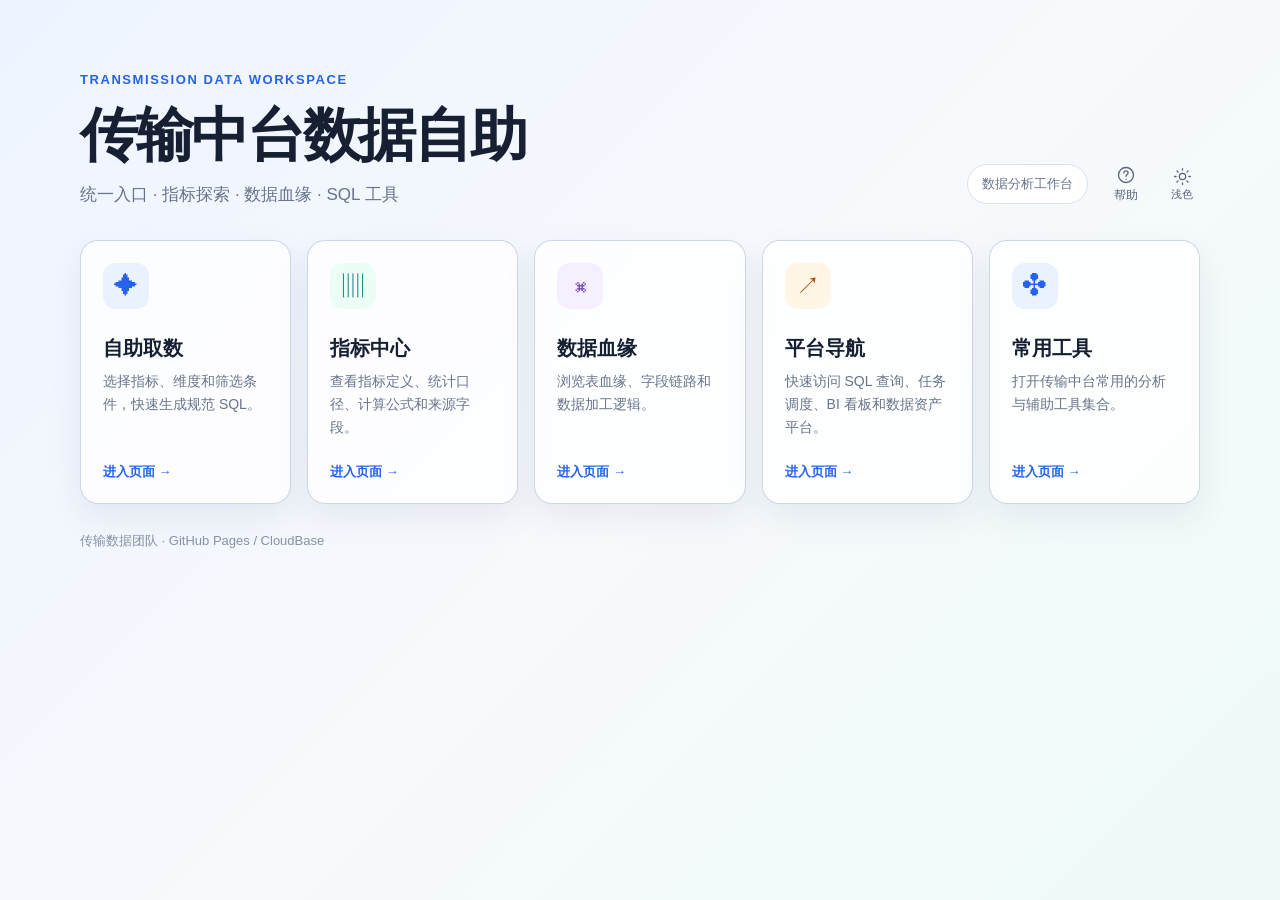
<file: index.html>
<!doctype html><html lang="zh-CN"><head><meta charset="utf-8"><meta name="viewport" content="width=device-width,initial-scale=1"><title>传输中台数据自助</title><style>*{box-sizing:border-box}body{margin:0;min-height:100vh;font-family:-apple-system,BlinkMacSystemFont,"Segoe UI","PingFang SC",sans-serif;color:#172033;background:linear-gradient(135deg,#eef4ff,#f7f9fc 52%,#eefbf8)}.wrap{width:min(1120px,calc(100% - 32px));margin:auto;padding:72px 0}.eyebrow{color:#2563eb;font-size:13px;font-weight:700;letter-spacing:.12em}.hero{display:flex;justify-content:space-between;gap:32px;align-items:end;margin-bottom:34px}.hero h1{margin:10px 0 8px;font-size:clamp(32px,6vw,58px);letter-spacing:-.04em}.hero p{margin:0;color:#68748a;font-size:17px}.badge{padding:10px 14px;border:1px solid #dbe2ed;border-radius:999px;background:#fff;color:#68748a;font-size:13px;white-space:nowrap}.grid{display:grid;grid-template-columns:repeat(auto-fit,minmax(200px,1fr));gap:16px}.card{display:flex;flex-direction:column;min-height:230px;padding:22px;border:1px solid rgba(185,199,220,.7);border-radius:18px;background:rgba(255,255,255,.78);box-shadow:0 14px 34px rgba(35,52,88,.08);text-decoration:none;color:inherit;transition:transform .18s,box-shadow .18s,border-color .18s}.card:hover{transform:translateY(-5px);border-color:#7da5ef;box-shadow:0 20px 42px rgba(35,52,88,.14)}.icon{display:grid;place-items:center;width:46px;height:46px;border-radius:13px;background:#eaf1ff;color:#2563eb;font-size:24px}.card:nth-child(2) .icon{background:#ecfdf5;color:#087f7b}.card:nth-child(3) .icon{background:#f5efff;color:#7951bb}.card:nth-child(4) .icon{background:#fff6e8;color:#b45309}.card h2{margin:26px 0 8px;font-size:20px}.card p{margin:0;color:#68748a;line-height:1.65;font-size:14px}.go{margin-top:auto;padding-top:24px;color:#2563eb;font-size:13px;font-weight:700}.footer{margin-top:28px;color:#8792a5;font-size:13px}@media(max-width:850px){.grid{grid-template-columns:repeat(2,1fr)}}@media(max-width:520px){.wrap{padding:42px 0}.hero{display:block}.badge{display:inline-block;margin-top:20px}.grid{grid-template-columns:1fr}.card{min-height:190px}}</style>
  <style id="help-document-style">
    .help-document{position:relative;display:flex;flex:0 0 auto;flex-direction:column;align-items:center;justify-content:center;gap:2px;width:44px;height:44px;border-radius:6px;color:var(--muted,#596579);text-decoration:none;font-size:12px;line-height:16px}
    .help-document svg{width:20px;height:20px;fill:none;stroke:currentColor;stroke-width:1.6;stroke-linecap:round;stroke-linejoin:round}
    .help-document:hover,.help-document:focus-visible{color:var(--blue,#315bef);background:var(--soft,#f2f5fb)}
    .help-document:focus-visible{outline:2px solid var(--blue,#315bef);outline-offset:3px}
    .help-document-tooltip{position:absolute;top:calc(100% + 10px);right:0;padding:7px 12px;border-radius:4px;background:#203451;color:#fff;font-size:12px;line-height:20px;white-space:nowrap;pointer-events:none;opacity:0;visibility:hidden;z-index:50;box-shadow:0 4px 12px #14253e24}
    .help-document-tooltip:before{content:"";position:absolute;right:17px;top:-5px;border-right:5px solid transparent;border-left:5px solid transparent;border-bottom:5px solid #203451}
    .help-document:hover .help-document-tooltip,.help-document:focus-visible .help-document-tooltip{opacity:1;visibility:visible}
    @media(max-width:1180px){.help-document{order:1}}
  </style>
<style id="app-theme-style">.theme-toggle{flex:none;order:0;display:flex;flex-direction:column;align-items:center;justify-content:center;gap:1px;width:36px;height:42px;padding:0;border:0;border-radius:6px;background:transparent;color:var(--muted,#596579);cursor:pointer;font-family:inherit;font-size:11px}
.theme-toggle svg{width:19px;height:19px}.theme-toggle:hover{background:var(--soft,#f2f5fb);color:var(--blue,#315bef)}
.theme-toggle:focus-visible{outline:2px solid var(--blue,#315bef);outline-offset:3px}
:root[data-theme="light"]{color-scheme:light}
:root[data-theme="dark"]{color-scheme:dark;--bg:#10151e;--panel:#192231;--soft:#202d40;--text:#edf2fa;--muted:#b0bdcf;--line:#39495f;--blue:#aac5ff;--blue2:#92b5ff;--teal:#81ded7;--amber:#f3c17e;--red:#ffaaa4;--green:#89dda8;--violet:#c9b4ff}
html[data-theme="dark"] body{background:#10151e!important;color:var(--text)}
html[data-theme="dark"] .topbar,html[data-theme="dark"] dialog,html[data-theme="dark"] .workspace-popover{background:#192231!important;color:var(--text);border-color:var(--line)!important}
html[data-theme="dark"] .dialog-head,html[data-theme="dark"] .pane-head,html[data-theme="dark"] .pane-search{background:#1d293b!important}
html[data-theme="dark"] .card,html[data-theme="dark"] .field-pane,html[data-theme="dark"] .side-detail,html[data-theme="dark"] .canvas-section{background:#192231!important;color:var(--text)}
html[data-theme="dark"] input,html[data-theme="dark"] select,html[data-theme="dark"] textarea{color:var(--text);color-scheme:dark}
html[data-theme="dark"] input::placeholder,html[data-theme="dark"] textarea::placeholder{color:#a7b5ca!important;opacity:1}
html[data-theme="dark"] option{background:#202d40;color:#edf2fa}
html[data-theme="dark"] .header-actions .help-document,html[data-theme="dark"] .theme-toggle,html[data-theme="dark"] .drawer-toggle,html[data-theme="dark"] .drawer-section,html[data-theme="dark"] .drawer-bottom{color:#b0bdcf}
html[data-theme="dark"] .wp-stats,html[data-theme="dark"] .wp-detail-source,html[data-theme="dark"] .wp-table thead th{background:#202d40!important}
html[data-theme="dark"] .wp-review-tag{color:#f3c17e;background:#49371e}
html[data-theme="dark"] .wp-review{background:#352d21;color:#f7deba}
html[data-theme="dark"] .wp-table tbody tr:hover{background:#223149}
html[data-theme="dark"] .wp-view.active,html[data-theme="dark"] .wp-dashboard,html[data-theme="dark"] .wp-open,html[data-theme="dark"] .source-link{color:#aac5ff}
html[data-theme="dark"] .wp-table .metric-name-link{color:#edf2fa}
/* SQL surfaces are intentionally invariant across all page themes. */
html .production-sql{background:#111b2b!important;color:#dce6f5!important;border-color:#26344a!important;color-scheme:dark}
html .production-sql code{color:inherit!important;background:none!important}
html .sql-shell,html .sql-code,html .table-logic-sql{background:#101827!important;color:#d9e5f7!important;color-scheme:dark}
html .sql-toolbar{background:#182337!important;color:#dbe8ff!important}
html .sql-toolbar .btn{background:#25344e!important;color:#dbe8ff!important;border-color:#41516a!important}
html .production-sql .kw,html .production-sql .fn{color:#a9c6ff!important}html .production-sql .str{color:#b8deb7!important}html .production-sql .com{color:#8da0b9!important}
html .sql-code .kw{color:#8cb4ff!important}html .sql-code .str{color:#8ee7ba!important}html .sql-code .num{color:#ffc978!important}html .sql-code .com{color:#8da0b9!important}html .sql-code .alias{color:#e8a6dc!important}html .sql-code .fn{color:#70d8d4!important}
html .source-code-line.source-highlight{background:#344967!important;outline-color:#789bca!important}
html[data-theme="dark"] .btn.primary{background:#315fbd!important;color:#fff!important}
html[data-theme="dark"] .validation .pass{color:#9ce4b1!important;background:#203b2c!important}html[data-theme="dark"] .validation .risk{color:#f6ce90!important;background:#423321!important}html[data-theme="dark"] .validation .fail{color:#ffc0ba!important;background:#492b2e!important}
html[data-theme="dark"] .wrap .card p,html[data-theme="dark"] .wrap .hero p,html[data-theme="dark"] .wrap .footer,html[data-theme="dark"] .wrap .eyebrow{color:var(--muted)}
html[data-theme="dark"] .wrap .badge,html[data-theme="dark"] .wrap .icon{background:#263b5c!important;color:#c0d5ff!important;border-color:var(--line)}
html[data-theme="dark"] .wrap .go{color:#aac5ff}
html[data-theme="dark"] .hero p,html[data-theme="dark"] .source-caption,html[data-theme="dark"] .pane-head small,html[data-theme="dark"] .canvas-title p,html[data-theme="dark"] .metric-summary-label{color:var(--muted)!important}
@media(max-width:430px){.header-actions{gap:5px!important}.header-actions .help-document,.theme-toggle{width:30px}.workspace-identity strong{max-width:70px;overflow:hidden;text-overflow:ellipsis;white-space:nowrap}body .topbar .brand{font-size:12px!important}}

/* Shared page hierarchy, surface elevation and readable secondary text. */
:root{--ui-muted:#596579;--ui-shadow:0 2px 8px rgba(35,52,88,.06);--ui-shadow-hover:0 4px 12px rgba(35,52,88,.1)}
:root[data-theme="dark"]{--ui-muted:#b0bdcf;--ui-shadow:0 2px 8px rgba(0,0,0,.18);--ui-shadow-hover:0 4px 12px rgba(0,0,0,.24)}
main .page>.hero,main #page-metrics>.wp-hero{display:flex;align-items:center;justify-content:space-between;gap:16px;margin:0 0 24px!important;padding:0;min-height:64px!important}
main .page>.hero h1{margin:0;font-size:24px!important;font-weight:700;line-height:32px;letter-spacing:0}
main .page>.hero p{margin:6px 0 0;font-size:13px;line-height:22px;color:var(--ui-muted)!important}
main .platform-section-title{font-size:16px;line-height:24px}
main .page :is(.card,.toolbar,.field-pane,.canvas-section,.side-detail,.field-list,.wp-stats,.wp-sidebar){box-shadow:var(--ui-shadow)!important;border-radius:12px}
main .page :is(.filter-card,.detail-block,.chain-node,.fresh-item,.graph-node,.grain-meta-group){box-shadow:none!important}
main .page .platform-card:hover{box-shadow:var(--ui-shadow-hover)!important}
main .page .toolkit-shell{box-shadow:none!important;border-radius:0}
#page-builder .metric-pane .flat-metric-choice{height:auto;min-height:44px!important;grid-template-columns:15px minmax(0,1fr) auto;align-items:center}
#page-builder .metric-pane .flat-metric-choice strong{white-space:normal;overflow:visible;text-overflow:clip;overflow-wrap:anywhere;line-height:20px}
main .page :is(.pane-head span,.pane-head small,.canvas-title p,.fresh-inline,.graph-node small,.meta-list dt,.wp-meta,.wp-muted,.wp-results,.wp-footer,.wp-source,.source-caption,.metric-summary-label,.wp-edition,.wp-stats span,.platform-card p){font-size:12px!important;line-height:1.65;color:var(--ui-muted)!important}
main .page .wp-table thead th{font-size:12px;color:var(--ui-muted)!important}
main .page :is(input,textarea)::placeholder{color:var(--ui-muted)!important;opacity:1}
main .page :is(.wp-sidebar h2,#wpCategories button span:last-child,.wp-detail-item dt,.wp-detail-item dt small,.wp-inline-fields>span){font-size:12px!important;color:var(--ui-muted)!important}
@media(max-width:640px){main .page>.hero,main #page-metrics>.wp-hero{align-items:flex-start;flex-direction:column;gap:10px;margin-bottom:20px}main .page>.hero h1{font-size:22px!important;line-height:30px}}

/* Subtle outlines separate lineage table cards from the canvas. */
html[data-theme="light"] :is(#page-lineage,#page-heartbeat) .graph-node{border-width:1px!important;border-color:#d8e1ec!important}
html[data-theme="dark"] :is(#page-lineage,#page-heartbeat) .graph-node{border-width:1px!important;border-color:#3c4b60!important}
html :is(#page-lineage,#page-heartbeat) .graph-node:hover{border-color:color-mix(in srgb,var(--blue) 40%,var(--line))!important}
html :is(#page-lineage,#page-heartbeat) .graph-node.active{border-color:color-mix(in srgb,var(--blue) 60%,var(--line))!important}

/* Dimension inputs share the preceding stage; their connectors enter the next stage. */
#page-lineage .lineage-flow-grid{position:relative}
#page-lineage .lineage-dim-connectors{position:absolute;inset:0;width:100%;height:100%;overflow:visible;pointer-events:none;color:#a08ac7}
#page-lineage .lineage-dim-connectors path{fill:none;stroke:currentColor;stroke-width:1.2;stroke-dasharray:4 3}
#page-lineage .lineage-dim-connectors text{fill:var(--ui-muted);font-size:11px}
</style>
<script id="app-theme-script">(() => {
  const key = 'transmission-color-mode';
  const media = matchMedia('(prefers-color-scheme: dark)');
  const valid = value => ['system', 'dark', 'light'].includes(value) ? value : 'system';
  let mode = 'system';
  try { mode = valid(localStorage.getItem(key)); } catch {}
  // Retain existing dark rules and their cascade order, but make their media
  // conditions respond to the explicit preference instead of only the OS.
  const rules = [];
  function collect(list) {
    for (const rule of list) {
      if (rule instanceof CSSMediaRule && /prefers-color-scheme\s*:\s*dark/.test(rule.conditionText)) {
        rules.push({rule, query: rule.conditionText});
      }
      if (rule.cssRules) collect(rule.cssRules);
    }
  }
  for (const sheet of document.styleSheets) {
    try { collect(sheet.cssRules); } catch {}
  }
  function apply() {
    const dark = mode === 'dark' || (mode === 'system' && media.matches);
    document.documentElement.dataset.theme = dark ? 'dark' : 'light';
    document.documentElement.dataset.colorMode = mode;
    document.documentElement.style.colorScheme = dark ? 'dark' : 'light';
    for (const {rule, query} of rules) {
      rule.media.mediaText = query.replace(/\(prefers-color-scheme\s*:\s*dark\)/g, dark ? '(min-width: 0px)' : '(max-width: -1px)');
    }
    const toggle = document.getElementById('themeToggle');
    if (toggle) {
      toggle.querySelector('span').textContent = dark ? '深色' : '浅色';
      toggle.title = toggle.ariaLabel = dark ? '切换为浅色模式' : '切换为深色模式';
      toggle.querySelector('svg').innerHTML = dark
        ? '<path d="M20 14a8 8 0 0 1-10-10 8 8 0 1 0 10 10Z" fill="none" stroke="currentColor" stroke-width="1.6"/>'
        : '<circle cx="12" cy="12" r="4" fill="none" stroke="currentColor" stroke-width="1.6"/><path d="M12 2v2m0 16v2M2 12h2m16 0h2M5 5l1.5 1.5m11 11L19 19M5 19l1.5-1.5m11-11L19 5" stroke="currentColor" stroke-width="1.6" stroke-linecap="round"/>';
    }
    window.dispatchEvent(new CustomEvent('app-theme-change', {detail:{mode, theme:dark?'dark':'light'}}));
  }
  window.appTheme = {set(value) {mode=valid(value);try{localStorage.setItem(key,mode)}catch{}apply();}, get mode(){return mode;}};
  apply();
  media.addEventListener('change', apply);
  window.addEventListener('storage', event => {if(event.key===key || event.key===null){mode=valid(event.newValue);apply();}});
  document.addEventListener('DOMContentLoaded', () => {
    const help = document.querySelector('.help-document');
    if (help) {
      const toggle = document.createElement('button');
      toggle.id = 'themeToggle';
      toggle.className = 'theme-toggle';
      toggle.type = 'button';
      toggle.innerHTML = '<svg viewBox="0 0 24 24" aria-hidden="true"></svg><span></span>';
      help.after(toggle);
      toggle.addEventListener('click', () => window.appTheme.set(document.documentElement.dataset.theme === 'dark' ? 'light' : 'dark'));
    }
    apply();
  });
})();
</script>
</head><body><main class="wrap"><div class="hero"><div><div class="eyebrow">TRANSMISSION DATA WORKSPACE</div><h1>传输中台数据自助</h1><p>统一入口 · 指标探索 · 数据血缘 · SQL 工具</p></div><div style="display:flex;align-items:center;gap:16px"><div class="badge">数据分析工作台</div><a class="help-document" href="https://xclaw.k8s.xunlei.cn/p/axyXEbmuWpI59nUu7YeI0A/" target="_blank" rel="noopener" aria-label="帮助文档（在新标签页打开）"><svg viewBox="0 0 24 24" aria-hidden="true"><circle cx="12" cy="12" r="9"/><path d="M9.5 9.5a2.5 2.5 0 0 1 5 0c0 1.75-2.5 2-2.5 4"/><circle cx="12" cy="17" r=".8" fill="currentColor" stroke="none"/></svg><span>帮助</span><span class="help-document-tooltip" aria-hidden="true">帮助文档</span></a></div></div><div class="grid"><a class="card" href="自助取数.html"><span class="icon">✦</span><h2>自助取数</h2><p>选择指标、维度和筛选条件，快速生成规范 SQL。</p><span class="go">进入页面 →</span></a><a class="card" href="指标中心.html"><span class="icon">▥</span><h2>指标中心</h2><p>查看指标定义、统计口径、计算公式和来源字段。</p><span class="go">进入页面 →</span></a><a class="card" href="数据血缘.html"><span class="icon">⌘</span><h2>数据血缘</h2><p>浏览表血缘、字段链路和数据加工逻辑。</p><span class="go">进入页面 →</span></a><a class="card" href="平台导航.html"><span class="icon">↗</span><h2>平台导航</h2><p>快速访问 SQL 查询、任务调度、BI 看板和数据资产平台。</p><span class="go">进入页面 →</span></a><a class="card" href="常用工具.html"><span class="icon">✣</span><h2>常用工具</h2><p>打开传输中台常用的分析与辅助工具集合。</p><span class="go">进入页面 →</span></a></div><div class="footer">传输数据团队 · GitHub Pages / CloudBase</div></main></body></html>
</file>
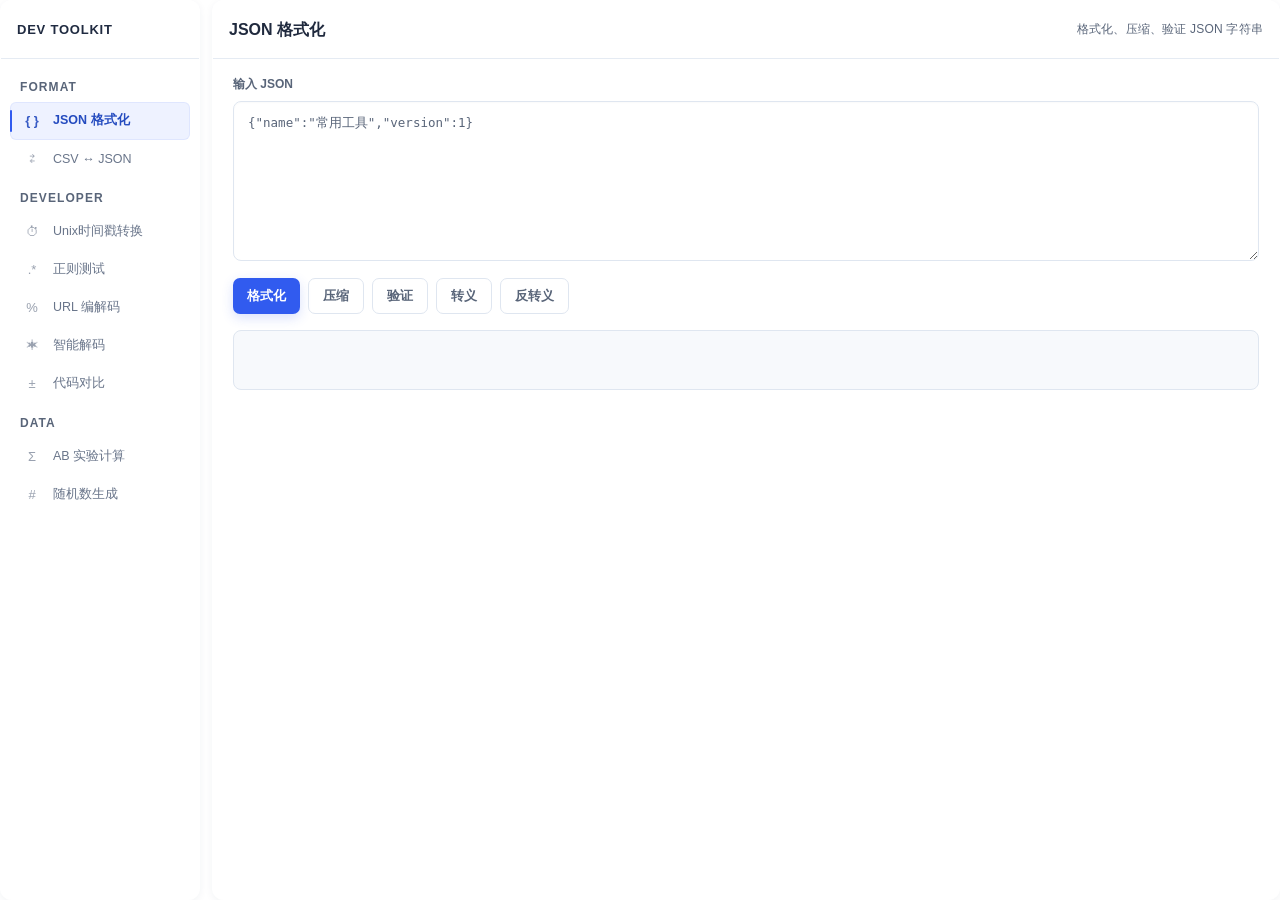
<file: dev_toolkit.html>
<!DOCTYPE html>
<html lang="zh-CN">
<head>
<meta charset="UTF-8">
<meta name="viewport" content="width=device-width, initial-scale=1.0">
<title>常用工具</title>
<link rel="shortcut icon" type="image/x-icon" href="/favicon-v2.ico">
<link rel="icon" type="image/png" sizes="32x32" href="/favicon-v2.png">
<link rel="icon" type="image/svg+xml" sizes="any" href="/favicon-v2.svg">
<link rel="apple-touch-icon" sizes="180x180" href="/apple-touch-icon.png">
<link rel="apple-touch-icon-precomposed" sizes="180x180" href="/apple-touch-icon-precomposed.png">
<link rel="mask-icon" href="/safari-pinned-tab.svg" color="#315bef">
<link rel="manifest" href="/dwd-sql-tool-20260803/site.webmanifest?v=20260810">
<meta name="theme-color" content="#edf5ff">
<style>
  * { margin: 0; padding: 0; box-sizing: border-box; }

  body {
    font-family: 'SF Pro Display', 'SF Pro Text', -apple-system, 'PingFang SC', 'Helvetica Neue', sans-serif;
    background: #000;
    display: flex;
    justify-content: center;
    align-items: flex-start;
    min-height: 100vh;
    padding: 0;
    -webkit-font-smoothing: antialiased;
    -moz-osx-font-smoothing: grayscale;
    overflow-x: hidden;
  }

  /* Mesh gradient background */
  body::before {
    content: '';
    position: fixed;
    top: -50vh; left: -50vw;
    width: 200vw; height: 200vh;
    background:
      radial-gradient(ellipse 80% 60% at 20% 30%, rgba(120,80,200,0.18) 0%, transparent 70%),
      radial-gradient(ellipse 70% 50% at 80% 20%, rgba(200,120,50,0.12) 0%, transparent 70%),
      radial-gradient(ellipse 60% 80% at 60% 80%, rgba(50,150,120,0.10) 0%, transparent 70%),
      radial-gradient(ellipse 90% 70% at 40% 60%, rgba(80,100,200,0.08) 0%, transparent 70%),
      #0a0a0c;
    z-index: 0;
    animation: bgdrift 30s ease-in-out infinite alternate;
  }
  @keyframes bgdrift {
    0%   { transform: translate(0, 0) scale(1); }
    100% { transform: translate(-3%, -2%) scale(1.03); }
  }

  /* ===== App Shell ===== */
  .app-shell {
    position: relative;
    z-index: 1;
    display: flex;
    width: 100%;
    max-width: 1100px;
    min-height: 100vh;
    gap: 20px;
    padding: 24px;
  }

  /* ===== Sidebar ===== */
  .sidebar {
    width: 200px;
    flex-shrink: 0;
    position: sticky;
    top: 24px;
    align-self: flex-start;
    border-radius: 28px;
    background: rgba(28,28,30,0.65);
    backdrop-filter: blur(50px) saturate(1.8) brightness(1.1);
    -webkit-backdrop-filter: blur(50px) saturate(1.8) brightness(1.1);
    border: 0.5px solid rgba(255,255,255,0.12);
    box-shadow:
      0 0 0 0.5px rgba(255,255,255,0.05) inset,
      0 30px 60px rgba(0,0,0,0.5),
      0 0 100px rgba(100,80,200,0.06);
    overflow: hidden;
    padding: 28px 0 20px;
  }
  .sidebar::before {
    content: '';
    position: absolute;
    top: 0; left: 0; right: 0;
    height: 50%;
    background: linear-gradient(180deg, rgba(255,255,255,0.06) 0%, transparent 100%);
    border-radius: 28px 28px 0 0;
    pointer-events: none;
    z-index: 2;
  }

  .sidebar-logo {
    text-align: center;
    padding: 0 20px 20px;
    position: relative;
    z-index: 3;
    border-bottom: 0.5px solid rgba(255,255,255,0.06);
    margin-bottom: 12px;
  }
  .sidebar-logo .icon {
    font-size: 18px;
    opacity: 0.25;
    display: block;
    margin-bottom: 8px;
  }
  .sidebar-logo .title {
    font-size: 14px;
    font-weight: 700;
    color: rgba(255,255,255,0.85);
    letter-spacing: 1.5px;
    text-transform: uppercase;
  }

  .nav-list {
    list-style: none;
    padding: 4px 12px;
    position: relative;
    z-index: 3;
  }
  .nav-item {
    display: flex;
    align-items: center;
    gap: 10px;
    padding: 11px 14px;
    border-radius: 14px;
    cursor: pointer;
    font-size: 12.5px;
    font-weight: 500;
    color: rgba(255,255,255,0.4);
    transition: all 0.25s ease;
    letter-spacing: 0.3px;
    user-select: none;
  }
  .nav-item:hover {
    color: rgba(255,255,255,0.7);
    background: rgba(255,255,255,0.05);
  }
  .nav-item.active {
    color: rgba(255,255,255,0.92);
    background: rgba(255,255,255,0.08);
    box-shadow: 0 0 0 0.5px rgba(255,255,255,0.08) inset;
  }
  .nav-item .nav-icon {
    font-size: 13px;
    opacity: 0.5;
    transition: opacity 0.25s;
    width: 22px;
    text-align: center;
    flex-shrink: 0;
  }
  .nav-item.active .nav-icon { opacity: 0.9; }

  .nav-section-title {
    font-size: 9px;
    font-weight: 600;
    color: rgba(255,255,255,0.18);
    letter-spacing: 1.5px;
    text-transform: uppercase;
    padding: 16px 14px 6px;
    position: relative;
    z-index: 3;
  }

  /* ===== Main Content ===== */
  .main {
    flex: 1;
    min-width: 0;
    border-radius: 28px;
    background: rgba(28,28,30,0.65);
    backdrop-filter: blur(50px) saturate(1.8) brightness(1.1);
    -webkit-backdrop-filter: blur(50px) saturate(1.8) brightness(1.1);
    border: 0.5px solid rgba(255,255,255,0.12);
    box-shadow:
      0 0 0 0.5px rgba(255,255,255,0.05) inset,
      0 30px 60px rgba(0,0,0,0.5),
      0 0 100px rgba(100,80,200,0.06);
    overflow: hidden;
    padding: 36px 32px 40px;
    position: relative;
  }
  .main::before {
    content: '';
    position: absolute;
    top: 0; left: 0; right: 0;
    height: 50%;
    background: linear-gradient(180deg, rgba(255,255,255,0.06) 0%, transparent 100%);
    border-radius: 28px 28px 0 0;
    pointer-events: none;
    z-index: 2;
  }

  .tool-panel {
    display: none;
    position: relative;
    z-index: 3;
    animation: panelFadeIn 0.35s ease;
  }
  .tool-panel.active { display: block; }
  @keyframes panelFadeIn {
    from { opacity: 0; transform: translateY(8px); }
    to   { opacity: 1; transform: translateY(0); }
  }

  .tool-header {
    margin-bottom: 28px;
  }
  .tool-header h2 {
    font-size: 22px;
    font-weight: 700;
    color: rgba(255,255,255,0.9);
    letter-spacing: 0.5px;
  }
  .tool-header p {
    font-size: 12px;
    color: rgba(255,255,255,0.32);
    margin-top: 5px;
    letter-spacing: 0.2px;
  }

  /* ===== Form Elements ===== */
  .field-group {
    margin-bottom: 16px;
  }
  .field-label {
    display: block;
    font-size: 11px;
    font-weight: 500;
    color: rgba(255,255,255,0.35);
    margin-bottom: 6px;
    letter-spacing: 0.5px;
    text-transform: uppercase;
  }
  textarea, input[type="text"], input[type="number"] {
    width: 100%;
    background: rgba(255,255,255,0.05);
    border: 0.5px solid rgba(255,255,255,0.1);
    border-radius: 12px;
    padding: 12px 14px;
    font-size: 13px;
    font-family: 'SF Mono', 'Fira Code', 'Menlo', monospace;
    color: rgba(255,255,255,0.85);
    outline: none;
    transition: all 0.25s ease;
    resize: vertical;
    line-height: 1.5;
  }
  textarea:focus, input:focus {
    border-color: rgba(255,255,255,0.3);
    background: rgba(255,255,255,0.08);
    box-shadow: 0 0 0 3px rgba(100,80,200,0.12);
  }
  textarea {
    min-height: 160px;
    font-size: 12.5px;
  }
  input[type="number"] {
    font-family: 'SF Pro Text', -apple-system, 'PingFang SC', sans-serif;
  }
  select {
    width: 100%;
    background: rgba(255,255,255,0.05);
    border: 0.5px solid rgba(255,255,255,0.1);
    border-radius: 12px;
    padding: 12px 14px;
    font-size: 13px;
    font-family: 'SF Pro Text', -apple-system, 'PingFang SC', sans-serif;
    color: rgba(255,255,255,0.85);
    outline: none;
    cursor: pointer;
    transition: all 0.25s ease;
    -webkit-appearance: none;
    appearance: none;
  }
  select:focus {
    border-color: rgba(255,255,255,0.3);
    background: rgba(255,255,255,0.08);
    box-shadow: 0 0 0 3px rgba(100,80,200,0.12);
  }
  ::placeholder { color: rgba(255,255,255,0.18); }

  /* ===== Buttons ===== */
  .btn-row {
    display: flex;
    gap: 8px;
    flex-wrap: wrap;
    margin-top: 4px;
  }
  .btn {
    display: inline-flex;
    align-items: center;
    gap: 5px;
    padding: 12px 18px;
    border-radius: 10px;
    font-size: 13px;
    font-weight: 600;
    border: none;
    cursor: pointer;
    letter-spacing: 0.4px;
    transition: all 0.2s ease;
    font-family: inherit;
  }
  .btn-primary {
    background: rgba(100,80,200,0.55);
    color: rgba(255,255,255,0.95);
    box-shadow: 0 2px 12px rgba(100,80,200,0.2);
  }
  .btn-primary:hover { background: rgba(120,100,220,0.65); }
  .btn-secondary {
    background: rgba(255,255,255,0.08);
    color: rgba(255,255,255,0.6);
    border: 0.5px solid rgba(255,255,255,0.1);
  }
  .btn-secondary:hover { background: rgba(255,255,255,0.13); }

  /* ===== Output area ===== */
  .output-area {
    margin-top: 16px;
    padding: 16px;
    background: rgba(0,0,0,0.3);
    border-radius: 14px;
    border: 0.5px solid rgba(255,255,255,0.06);
    min-height: 60px;
    font-family: 'SF Mono', 'Fira Code', 'Menlo', monospace;
    font-size: 12px;
    color: rgba(255,255,255,0.75);
    white-space: pre-wrap;
    word-break: break-all;
    line-height: 1.6;
    max-height: 450px;
    overflow-y: auto;
  }
  .output-area.error { color: rgba(255,130,130,0.85); }
  .output-area.success { color: rgba(130,220,150,0.85); }

  /* ===== AB Test specific ===== */
  .ab-grid {
    display: grid;
    grid-template-columns: 1fr 1fr;
    gap: 16px;
  }
  .ab-group {
    background: rgba(255,255,255,0.03);
    border: 0.5px solid rgba(255,255,255,0.06);
    border-radius: 16px;
    padding: 20px;
  }
  .ab-group-title {
    font-size: 12px;
    font-weight: 600;
    color: rgba(255,255,255,0.4);
    letter-spacing: 0.6px;
    text-transform: uppercase;
    margin-bottom: 12px;
  }
  .ab-group.control .ab-group-title { color: rgba(120,150,255,0.5); }
  .ab-group.treatment .ab-group-title { color: rgba(180,140,255,0.5); }

  .inline-fields {
    display: grid;
    grid-template-columns: 1fr 1fr;
    gap: 10px;
  }

  .result-card {
    background: rgba(0,0,0,0.25);
    border: 0.5px solid rgba(255,255,255,0.05);
    border-radius: 14px;
    padding: 18px 20px;
    margin-top: 16px;
  }
  .result-row {
    display: flex;
    justify-content: space-between;
    align-items: center;
    padding: 7px 0;
    font-size: 12.5px;
  }
  .result-row + .result-row {
    border-top: 0.5px solid rgba(255,255,255,0.03);
  }
  .result-label {
    color: rgba(255,255,255,0.35);
  }
  .result-value {
    color: rgba(255,255,255,0.82);
    font-weight: 600;
    font-family: 'SF Mono', 'Fira Code', 'Menlo', monospace;
  }
  .result-value.sig-yes {
    color: rgba(80,210,140,0.9);
  }
  .result-value.sig-no {
    color: rgba(200,130,80,0.9);
  }
  .result-verdict {
    margin-top: 14px;
    padding: 12px 16px;
    border-radius: 10px;
    font-size: 13px;
    font-weight: 600;
    text-align: center;
    letter-spacing: 0.3px;
  }
  .verdict-sig {
    background: rgba(60,180,110,0.12);
    color: rgba(80,210,140,0.9);
  }
  .verdict-not-sig {
    background: rgba(180,120,50,0.1);
    color: rgba(210,160,80,0.9);
  }

  /* ===== Tabs inside AB panel ===== */
  .sub-tabs {
    display: flex;
    gap: 4px;
    margin-bottom: 24px;
    background: rgba(255,255,255,0.03);
    border-radius: 12px;
    padding: 3px;
  }
  .sub-tab {
    flex: 1;
    text-align: center;
    padding: 9px;
    border-radius: 10px;
    font-size: 12px;
    font-weight: 500;
    color: rgba(255,255,255,0.35);
    cursor: pointer;
    transition: all 0.2s;
    user-select: none;
  }
  .sub-tab.active {
    background: rgba(255,255,255,0.08);
    color: rgba(255,255,255,0.85);
  }
  .sub-panel { display: none; }
  .sub-panel.active { display: block; }

  /* ===== Timestamp ===== */
  .ts-display {
    display: flex;
    gap: 16px;
    margin-bottom: 20px;
  }
  .ts-card {
    flex: 1;
    background: rgba(0,0,0,0.25);
    border: 0.5px solid rgba(255,255,255,0.05);
    border-radius: 14px;
    padding: 18px 20px;
    text-align: center;
  }
  .ts-card .ts-label {
    font-size: 10px;
    color: rgba(255,255,255,0.25);
    letter-spacing: 0.8px;
    text-transform: uppercase;
    margin-bottom: 6px;
  }
  .ts-card .ts-value {
    font-size: 24px;
    font-weight: 700;
    color: rgba(255,255,255,0.88);
    font-family: 'SF Mono', 'Fira Code', 'Menlo', monospace;
    word-break: break-all;
  }
  .ts-card .ts-sub {
    font-size: 11px;
    color: rgba(255,255,255,0.3);
    margin-top: 4px;
  }

  /* ===== CSV/JSON specific ===== */
  .delimiter-row {
    display: flex;
    align-items: center;
    gap: 8px;
    margin-bottom: 12px;
  }
  .delimiter-row select {
    background: rgba(255,255,255,0.05);
    border: 0.5px solid rgba(255,255,255,0.1);
    border-radius: 8px;
    padding: 6px 12px;
    font-size: 12px;
    color: rgba(255,255,255,0.8);
    font-family: inherit;
    outline: none;
  }

  /* ===== SQL specific ===== */
  .sql-output {
    font-family: 'SF Mono', 'Fira Code', 'Menlo', monospace;
    font-size: 12.5px;
    line-height: 1.7;
    color: rgba(220,220,240,0.9);
  }
  .sql-output .kw { color: rgba(160,180,255,0.9); font-weight: 600; }
  .sql-output .fn { color: rgba(180,220,160,0.85); }
  .sql-output .str { color: rgba(220,180,130,0.85); }
  .sql-output .num { color: rgba(160,200,220,0.85); }
  .sql-output .cmt { color: rgba(255,255,255,0.22); font-style: italic; }

  /* ===== Regex specific ===== */
  .regex-input-row {
    display: flex;
    gap: 8px;
    align-items: center;
  }
  .regex-input-row input {
    flex: 1;
  }
  .flag-btn {
    padding: 5px 10px;
    border-radius: 7px;
    font-size: 11px;
    font-weight: 600;
    font-family: 'SF Mono', 'Fira Code', 'Menlo', monospace;
    background: rgba(255,255,255,0.05);
    color: rgba(255,255,255,0.35);
    border: 0.5px solid rgba(255,255,255,0.08);
    cursor: pointer;
    transition: all 0.2s;
    user-select: none;
  }
  .flag-btn.active {
    background: rgba(100,80,200,0.35);
    color: rgba(255,255,255,0.85);
    border-color: rgba(100,80,200,0.4);
  }

  .regex-highlight {
    margin-top: 16px;
    padding: 16px;
    background: rgba(0,0,0,0.3);
    border-radius: 14px;
    border: 0.5px solid rgba(255,255,255,0.06);
    min-height: 60px;
    font-family: 'SF Mono', 'Fira Code', 'Menlo', monospace;
    font-size: 12.5px;
    color: rgba(255,255,255,0.55);
    white-space: pre-wrap;
    word-break: break-all;
    line-height: 1.7;
    max-height: 400px;
    overflow-y: auto;
  }
  .regex-highlight .match {
    background: rgba(100,200,100,0.3);
    border-radius: 2px;
    color: rgba(180,255,180,0.9);
    padding: 0 1px;
  }
  .regex-highlight .group {
    background: rgba(180,140,255,0.25);
    border-radius: 2px;
    color: rgba(200,180,255,0.9);
    padding: 0 1px;
  }

  .match-list {
    margin-top: 12px;
  }
  .match-entry {
    padding: 8px 12px;
    font-size: 12px;
    color: rgba(255,255,255,0.6);
    font-family: 'SF Mono', 'Fira Code', 'Menlo', monospace;
    border-bottom: 0.5px solid rgba(255,255,255,0.03);
  }
  .match-entry .match-idx {
    color: rgba(255,255,255,0.25);
    margin-right: 8px;
  }
  .match-entry .match-text {
    color: rgba(180,255,180,0.85);
    font-weight: 600;
  }

  /* ===== Code Diff specific ===== */
  .diff-input-grid {
    display: grid;
    grid-template-columns: 1fr 1fr;
    gap: 12px;
  }
  .diff-stats {
    display: flex;
    gap: 16px;
    margin-top: 12px;
    font-size: 12px;
    font-family: 'SF Mono', 'Fira Code', 'Menlo', monospace;
  }
  .diff-stat { display: flex; align-items: center; gap: 6px; }
  .diff-stat .dot {
    width: 8px; height: 8px; border-radius: 50%;
  }
  .diff-stat .dot.add { background: rgba(80,210,140,0.9); }
  .diff-stat .dot.del { background: rgba(255,110,110,0.9); }
  .diff-stat .dot.same { background: rgba(150,150,160,0.6); }
  .diff-stat .num { color: rgba(255,255,255,0.75); font-weight: 600; }
  .diff-output {
    margin-top: 14px;
    background: rgba(0,0,0,0.3);
    border-radius: 14px;
    border: 0.5px solid rgba(255,255,255,0.06);
    font-family: 'SF Mono', 'Fira Code', 'Menlo', monospace;
    font-size: 12px;
    line-height: 1.6;
    max-height: 500px;
    overflow: auto;
    color: rgba(255,255,255,0.75);
  }
  .diff-line {
    display: flex;
    padding: 2px 0;
    white-space: pre-wrap;
    word-break: break-all;
  }
  .diff-line .ln {
    flex-shrink: 0;
    width: 76px;
    padding: 0 8px;
    text-align: right;
    color: rgba(255,255,255,0.22);
    user-select: none;
    border-right: 0.5px solid rgba(255,255,255,0.05);
    font-size: 11px;
    line-height: 1.6;
  }
  .diff-line .ln span { display: inline-block; width: 32px; }
  .diff-line .sign {
    flex-shrink: 0;
    width: 22px;
    text-align: center;
    user-select: none;
  }
  .diff-line .code {
    flex: 1;
    padding: 0 12px 0 4px;
  }
  .diff-line.add {
    background: rgba(60,180,110,0.10);
  }
  .diff-line.add .sign { color: rgba(80,210,140,0.85); }
  .diff-line.add .code { color: rgba(170,240,195,0.92); }
  .diff-line.del {
    background: rgba(220,80,80,0.10);
  }
  .diff-line.del .sign { color: rgba(255,120,120,0.85); }
  .diff-line.del .code { color: rgba(255,180,180,0.85); text-decoration: line-through; text-decoration-color: rgba(255,120,120,0.4); }
  .diff-line.same .sign { color: rgba(255,255,255,0.18); }
  .diff-empty {
    padding: 24px;
    text-align: center;
    color: rgba(255,255,255,0.3);
    font-size: 12px;
  }

  /* ===== Help Tooltip ===== */
  .diff-option {
    display: flex;
    align-items: center;
    gap: 6px;
    font-size: 12px;
    color: rgba(255,255,255,0.55);
    cursor: pointer;
    user-select: none;
    padding: 0 4px;
  }
  .help-tip {
    position: relative;
    display: inline-flex;
    align-items: center;
    justify-content: center;
    width: 16px;
    height: 16px;
    border-radius: 50%;
    background: rgba(255,255,255,0.08);
    border: 0.5px solid rgba(255,255,255,0.15);
    font-size: 10px;
    font-weight: 700;
    color: rgba(255,255,255,0.5);
    cursor: help;
    transition: all 0.2s;
    flex-shrink: 0;
  }
  .help-tip:hover {
    background: rgba(120,95,215,0.3);
    border-color: rgba(120,95,215,0.5);
    color: rgba(255,255,255,0.9);
  }
  .help-tooltip {
    position: absolute;
    bottom: calc(100% + 10px);
    left: 50%;
    transform: translateX(-50%) scale(0.95);
    transform-origin: bottom center;
    width: 300px;
    padding: 14px 16px;
    background: rgba(32,32,38,0.97);
    backdrop-filter: blur(30px) saturate(1.6);
    -webkit-backdrop-filter: blur(30px) saturate(1.6);
    border: 0.5px solid rgba(255,255,255,0.15);
    border-radius: 12px;
    box-shadow: 0 12px 40px rgba(0,0,0,0.5);
    font-size: 11.5px;
    line-height: 1.65;
    color: rgba(255,255,255,0.8);
    text-align: left;
    white-space: normal;
    opacity: 0;
    pointer-events: none;
    transition: opacity 0.2s ease, transform 0.2s ease;
    z-index: 50;
    cursor: default;
  }
  .help-tooltip::after {
    content: '';
    position: absolute;
    top: 100%;
    left: 50%;
    transform: translateX(-50%);
    border: 5px solid transparent;
    border-top-color: rgba(32,32,38,0.97);
  }
  .help-tip:hover .help-tooltip {
    opacity: 1;
    transform: translateX(-50%) scale(1);
    pointer-events: auto;
  }
  .help-tooltip strong {
    color: rgba(200,180,255,0.95);
    font-weight: 600;
  }
  .help-tooltip code {
    background: rgba(255,255,255,0.08);
    padding: 1px 6px;
    border-radius: 4px;
    font-family: 'SF Mono', 'Fira Code', 'Menlo', monospace;
    font-size: 10.5px;
    color: rgba(180,220,255,0.9);
  }
  .help-tooltip .tt-label {
    display: block;
    font-size: 9.5px;
    font-weight: 700;
    letter-spacing: 1px;
    text-transform: uppercase;
    color: rgba(255,255,255,0.35);
    margin: 8px 0 3px;
  }
  .help-tooltip .tt-label:first-of-type { margin-top: 0; }

  /* ===== Theme Toggle Button ===== */
  .theme-toggle {
    position: fixed;
    top: 22px;
    right: 26px;
    z-index: 99;
    width: 44px;
    height: 44px;
    border-radius: 50%;
    border: 0.5px solid rgba(255,255,255,0.12);
    background: rgba(28,28,30,0.7);
    backdrop-filter: blur(30px) saturate(1.6);
    -webkit-backdrop-filter: blur(30px) saturate(1.6);
    cursor: pointer;
    display: flex;
    align-items: center;
    justify-content: center;
    font-size: 18px;
    color: rgba(255,255,255,0.7);
    transition: all 0.3s ease;
    box-shadow: 0 8px 24px rgba(0,0,0,0.4);
    user-select: none;
  }
  .theme-toggle:hover {
    transform: scale(1.06);
    background: rgba(50,50,55,0.8);
  }
  .theme-toggle .sun { display: none; }
  .theme-toggle .moon { display: block; }
  body.light .theme-toggle .sun { display: block; }
  body.light .theme-toggle .moon { display: none; }

  /* ===== Light Mode Overrides ===== */
  body.light {
    background: #f5f5f7;
  }
  body.light::before {
    background:
      radial-gradient(ellipse 80% 60% at 20% 30%, rgba(150,120,220,0.14) 0%, transparent 70%),
      radial-gradient(ellipse 70% 50% at 80% 20%, rgba(240,180,120,0.12) 0%, transparent 70%),
      radial-gradient(ellipse 60% 80% at 60% 80%, rgba(120,200,170,0.10) 0%, transparent 70%),
      radial-gradient(ellipse 90% 70% at 40% 60%, rgba(140,160,240,0.08) 0%, transparent 70%),
      #eef0f4;
  }
  body.light .sidebar,
  body.light .main {
    background: rgba(255,255,255,0.72);
    border-color: rgba(0,0,0,0.08);
    box-shadow:
      0 0 0 0.5px rgba(255,255,255,0.6) inset,
      0 20px 50px rgba(80,90,130,0.12),
      0 0 80px rgba(120,100,200,0.05);
  }
  body.light .sidebar::before,
  body.light .main::before {
    background: linear-gradient(180deg, rgba(255,255,255,0.5) 0%, transparent 100%);
  }
  body.light .sidebar-logo { border-bottom-color: rgba(0,0,0,0.06); }
  body.light .sidebar-logo .title { color: rgba(20,20,30,0.85); }
  body.light .nav-section-title { color: rgba(0,0,0,0.32); }
  body.light .nav-item { color: rgba(20,20,30,0.5); }
  body.light .nav-item:hover { color: rgba(20,20,30,0.8); background: rgba(0,0,0,0.05); }
  body.light .nav-item.active {
    color: rgba(20,20,30,0.92);
    background: rgba(0,0,0,0.06);
    box-shadow: 0 0 0 0.5px rgba(0,0,0,0.05) inset;
  }
  body.light .tool-header h2 { color: rgba(20,20,30,0.92); }
  body.light .tool-header p { color: rgba(20,20,30,0.42); }
  body.light .field-label { color: rgba(20,20,30,0.45); }
  body.light textarea,
  body.light input[type="text"],
  body.light input[type="number"],
  body.light select {
    background: rgba(255,255,255,0.7);
    border-color: rgba(0,0,0,0.1);
    color: rgba(20,20,30,0.88);
  }
  body.light textarea:focus,
  body.light input:focus,
  body.light select:focus {
    border-color: rgba(100,80,200,0.4);
    background: rgba(255,255,255,0.9);
    box-shadow: 0 0 0 3px rgba(100,80,200,0.12);
  }
  body.light ::placeholder { color: rgba(20,20,30,0.25); }
  body.light .btn-primary {
    background: rgba(120,95,215,0.85);
    color: #fff;
    box-shadow: 0 2px 12px rgba(120,95,215,0.3);
  }
  body.light .btn-primary:hover { background: rgba(110,85,205,0.95); }
  body.light .btn-secondary {
    background: rgba(0,0,0,0.05);
    color: rgba(20,20,30,0.65);
    border-color: rgba(0,0,0,0.08);
  }
  body.light .btn-secondary:hover { background: rgba(0,0,0,0.09); }
  body.light .output-area,
  body.light .regex-highlight,
  body.light .diff-output {
    background: rgba(0,0,0,0.04);
    border-color: rgba(0,0,0,0.06);
    color: rgba(20,20,30,0.78);
  }
  body.light .output-area.error { color: rgba(200,60,60,0.85); }
  body.light .output-area.success { color: rgba(40,150,80,0.9); }
  body.light .ab-group {
    background: rgba(255,255,255,0.6);
    border-color: rgba(0,0,0,0.06);
  }
  body.light .ab-group-title { color: rgba(20,20,30,0.5); }
  body.light .ab-group.control .ab-group-title { color: rgba(60,90,200,0.7); }
  body.light .ab-group.treatment .ab-group-title { color: rgba(140,90,220,0.7); }
  body.light .result-card,
  body.light .ts-card {
    background: rgba(255,255,255,0.65);
    border-color: rgba(0,0,0,0.06);
  }
  body.light .result-row + .result-row { border-top-color: rgba(0,0,0,0.05); }
  body.light .result-label { color: rgba(20,20,30,0.45); }
  body.light .result-value { color: rgba(20,20,30,0.85); }
  body.light .result-value.sig-yes { color: rgba(30,160,80,0.9); }
  body.light .result-value.sig-no { color: rgba(200,110,40,0.9); }
  body.light .verdict-sig { background: rgba(60,180,110,0.14); color: rgba(30,150,70,0.95); }
  body.light .verdict-not-sig { background: rgba(220,150,60,0.14); color: rgba(180,110,30,0.95); }
  body.light .sub-tabs { background: rgba(0,0,0,0.04); }
  body.light .sub-tab { color: rgba(20,20,30,0.45); }
  body.light .sub-tab.active { background: rgba(255,255,255,0.9); color: rgba(20,20,30,0.88); }
  body.light .ts-card .ts-label { color: rgba(20,20,30,0.35); }
  body.light .ts-card .ts-value { color: rgba(20,20,30,0.88); }
  body.light .ts-card .ts-sub { color: rgba(20,20,30,0.4); }
  body.light .delimiter-row select {
    background: rgba(255,255,255,0.7);
    border-color: rgba(0,0,0,0.1);
    color: rgba(20,20,30,0.8);
  }
  body.light .sql-output { color: rgba(50,50,70,0.9); }
  body.light .sql-output .kw { color: rgba(80,100,220,0.9); }
  body.light .sql-output .fn { color: rgba(90,150,60,0.9); }
  body.light .sql-output .str { color: rgba(200,120,40,0.9); }
  body.light .sql-output .num { color: rgba(50,130,180,0.9); }
  body.light .sql-output .cmt { color: rgba(20,20,30,0.32); }
  body.light .flag-btn {
    background: rgba(0,0,0,0.05);
    color: rgba(20,20,30,0.5);
    border-color: rgba(0,0,0,0.08);
  }
  body.light .flag-btn.active {
    background: rgba(120,95,215,0.18);
    color: rgba(90,65,185,0.95);
    border-color: rgba(120,95,215,0.3);
  }
  body.light .regex-highlight .match {
    background: rgba(80,200,110,0.25);
    color: rgba(20,130,55,0.95);
  }
  body.light .regex-highlight .group {
    background: rgba(150,110,240,0.2);
    color: rgba(110,70,200,0.95);
  }
  body.light .match-entry {
    color: rgba(20,20,30,0.65);
    border-bottom-color: rgba(0,0,0,0.05);
  }
  body.light .match-entry .match-idx { color: rgba(20,20,30,0.3); }
  body.light .match-entry .match-text { color: rgba(30,150,70,0.95); }
  body.light .diff-stat .num { color: rgba(20,20,30,0.78); }
  body.light .diff-line .ln {
    color: rgba(20,20,30,0.3);
    border-right-color: rgba(0,0,0,0.06);
  }
  body.light .diff-line.add { background: rgba(60,180,110,0.14); }
  body.light .diff-line.add .sign { color: rgba(30,150,70,0.9); }
  body.light .diff-line.add .code { color: rgba(25,130,60,0.95); }
  body.light .diff-line.del { background: rgba(230,90,90,0.12); }
  body.light .diff-line.del .sign { color: rgba(200,60,60,0.9); }
  body.light .diff-line.del .code { color: rgba(180,50,50,0.9); text-decoration-color: rgba(200,60,60,0.35); }
  body.light .diff-line.same .sign { color: rgba(20,20,30,0.25); }
  body.light .diff-empty { color: rgba(20,20,30,0.4); }
  body.light .diff-option { color: rgba(20,20,30,0.6); }
  body.light .help-tip {
    background: rgba(0,0,0,0.06);
    border-color: rgba(0,0,0,0.15);
    color: rgba(20,20,30,0.5);
  }
  body.light .help-tip:hover {
    background: rgba(120,95,215,0.15);
    border-color: rgba(120,95,215,0.4);
    color: rgba(90,65,185,0.95);
  }
  body.light .help-tooltip {
    background: rgba(255,255,255,0.98);
    border-color: rgba(0,0,0,0.1);
    box-shadow: 0 12px 40px rgba(80,90,130,0.25);
    color: rgba(20,20,30,0.85);
  }
  body.light .help-tooltip::after {
    border-top-color: rgba(255,255,255,0.98);
  }
  body.light .help-tooltip strong { color: rgba(110,80,220,0.95); }
  body.light .help-tooltip code {
    background: rgba(0,0,0,0.06);
    color: rgba(60,90,200,0.9);
  }
  body.light .help-tooltip .tt-label { color: rgba(20,20,30,0.4); }
  body.light .theme-toggle {
    background: rgba(255,255,255,0.85);
    border-color: rgba(0,0,0,0.1);
    color: rgba(20,20,30,0.7);
    box-shadow: 0 8px 24px rgba(80,90,130,0.18);
  }
  body.light .theme-toggle:hover { background: rgba(255,255,255,1); }

  /* Align with the transmission self-service workspace */
  html{background:transparent}
  body.light{background:transparent;color:#202a3e;justify-content:stretch}
  body.light::before{display:none}
  .app-shell{max-width:none;gap:12px;padding:0;min-height:100vh;align-items:flex-start}
  body.light .sidebar,body.light .main{border:1px solid #dfe6f0;border-radius:10px;background:rgba(255,255,255,.9);box-shadow:0 1px 2px rgba(15,23,42,.04);-webkit-backdrop-filter:none;backdrop-filter:none}
  body.light .sidebar::before,body.light .main::before{display:none}
  .sidebar{width:200px;top:0;padding:0 0 10px;max-height:none;overflow:visible;align-self:stretch}.sidebar-logo{display:flex;align-items:center;height:58px;min-height:58px;padding:0 16px;margin:0 0 5px;text-align:left;border-bottom:1px solid #e5ebf3!important;background:linear-gradient(180deg,#fff,#fbfcff);border-radius:10px 10px 0 0}.sidebar-logo .icon{display:none}.sidebar-logo .title{font-size:13px;font-weight:680;letter-spacing:.06em;color:#202b41!important;text-transform:uppercase}.nav-list{padding:3px 9px}.nav-section-title{padding:11px 10px 4px;color:#98a3b5!important;font-size:9px;letter-spacing:.09em}.nav-item{position:relative;gap:10px;min-height:38px;padding:8px 11px;border-radius:6px;color:#69758a!important;font-size:12.5px;letter-spacing:0}.nav-item:hover{color:#34425a!important;background:#f4f7fb!important}.nav-item.active{color:#244bbf!important;background:#eef2ff!important;box-shadow:inset 0 0 0 1px rgba(49,91,239,.08)!important;font-weight:650}.nav-item.active:after{content:"";position:absolute;top:8px;bottom:8px;left:0;width:2px;border-radius:2px;background:#315bef}.nav-item .nav-icon{color:currentColor;opacity:.68}
  .main{padding:0;overflow:auto;align-self:stretch}.tool-panel{animation:panelFadeIn .18s ease;padding:18px 20px 28px}.tool-header{display:flex;align-items:center;justify-content:space-between;height:58px;min-height:58px;margin:-18px -20px 16px;padding:0 16px;border-bottom:1px solid #e5ebf3;background:linear-gradient(180deg,#fff,#fbfcff);border-radius:10px 10px 0 0}.tool-header h2{color:#202a3e!important;font-size:16px;line-height:22px;letter-spacing:0}.tool-header p{margin:0;color:#7b8799!important;font-size:12px}.field-group{margin-bottom:13px}.field-label{color:#69758a!important;font-weight:600;text-transform:none;letter-spacing:0}
  body.light textarea,body.light input[type="text"],body.light input[type="number"],body.light select{border:1px solid #dfe6f0;border-radius:8px;background:rgba(255,255,255,.86);color:#263247;box-shadow:inset 0 1px 2px rgba(15,23,42,.025)}body.light textarea:focus,body.light input:focus,body.light select:focus{border-color:#6c8fe5;background:#fff;box-shadow:0 0 0 3px rgba(49,91,239,.11)}
  .btn{min-height:36px;padding:8px 14px;border-radius:7px;letter-spacing:0}.btn-primary,body.light .btn-primary{background:#315bef;color:#fff;box-shadow:0 4px 12px rgba(49,91,239,.18)}.btn-primary:hover,body.light .btn-primary:hover{background:#2852d7}.btn-secondary,body.light .btn-secondary{border:1px solid #dfe6f0;background:rgba(255,255,255,.72);color:#596579}.btn-secondary:hover,body.light .btn-secondary:hover{border-color:#9bb2df;background:#f6f8fc;color:#315bef}
  body.light .output-area,body.light .regex-highlight,body.light .diff-output{border:1px solid #dfe6f0;border-radius:8px;background:#f7f9fc;color:#334155}.ab-group,.result-card,.ts-card{border:1px solid #e1e7f0!important;border-radius:8px!important;background:#f9fbfd!important}.sub-tabs{border:1px solid #e2e8f0;border-radius:8px!important;background:#f4f7fb!important}.sub-tab{border-radius:6px!important}.sub-tab.active{color:#244bbf!important;background:#fff!important;box-shadow:0 1px 3px rgba(15,23,42,.08)}
  @media(max-width:1050px){.sidebar{width:190px}.tool-panel{padding-right:16px;padding-left:16px}.tool-header{margin-right:-16px;margin-left:-16px}}

  /* Responsive */
  @media (max-width: 768px) {
    .app-shell { flex-direction: column; padding: 12px; gap: 12px; }
    .sidebar {
      width: 100%; position: static;
      padding: 16px;
      border-radius: 22px;
    }
    .sidebar-logo { padding: 0 0 12px; }
    .nav-list { display: flex; flex-wrap: wrap; gap: 4px; padding: 0; }
    .nav-section-title { display: none; }
    .nav-item { padding: 8px 12px; font-size: 11px; border-radius: 8px; }
    .main { padding: 24px 16px; border-radius: 22px; }
    .ab-grid { grid-template-columns: 1fr; }
    .diff-input-grid { grid-template-columns: 1fr; }
    .sidebar-logo{display:none}.app-shell{padding:8px}.sidebar{padding:8px;border-radius:10px!important}.main{padding:20px 14px;border-radius:10px!important}
  }
  /* Match the host self-service module geometry */
  body.light .sidebar,body.light .main{border:1px solid transparent!important;border-radius:12px!important;background:rgba(255,255,255,.68)!important;box-shadow:0 10px 30px rgba(35,52,88,.055),inset 0 1px 0 rgba(255,255,255,.82)!important;transition:border-color .18s ease,box-shadow .18s ease,background .18s ease}
  body.light .sidebar:hover,body.light .main:hover{border-color:rgba(174,188,210,.52)!important}
  body.light .sidebar-logo,body.light .tool-header{border-radius:12px 12px 0 0!important;background:transparent!important}
  @media(prefers-color-scheme:dark){body:not(.light) .sidebar,body:not(.light) .main{border:1px solid transparent!important;border-radius:12px!important;transition:border-color .18s ease}body:not(.light) .sidebar:hover,body:not(.light) .main:hover{border-color:rgba(255,255,255,.13)!important}}
  /* Embedded dark mode follows the host and favors clarity over heavy glass */
  body.embedded:not(.light){background:transparent;color:#eef2f8;justify-content:stretch}
  body.embedded:not(.light)::before{display:none}
  body.embedded:not(.light) .sidebar,body.embedded:not(.light) .main{border:1px solid transparent!important;border-radius:12px!important;background:rgba(28,28,30,.68)!important;box-shadow:0 18px 46px rgba(0,0,0,.22),inset 0 .5px 0 rgba(255,255,255,.045)!important;-webkit-backdrop-filter:blur(28px) saturate(135%)!important;backdrop-filter:blur(28px) saturate(135%)!important}
  body.embedded:not(.light) .sidebar:hover,body.embedded:not(.light) .main:hover{border-color:rgba(255,255,255,.13)!important}
  body.embedded:not(.light) .sidebar::before,body.embedded:not(.light) .main::before{display:none}
  body.embedded:not(.light) .sidebar-logo,body.embedded:not(.light) .tool-header{border-color:rgba(255,255,255,.075)!important;border-radius:12px 12px 0 0!important;background:transparent!important}
  body.embedded:not(.light) .sidebar-logo .title,body.embedded:not(.light) .tool-header h2{color:#f0f3f8!important}
  body.embedded:not(.light) .tool-header p,body.embedded:not(.light) .field-label,body.embedded:not(.light) .nav-section-title{color:#a8b2c2!important}
  body.embedded:not(.light) .nav-item{color:rgba(232,237,246,.58)!important}body.embedded:not(.light) .nav-item:hover{color:rgba(244,247,251,.82)!important;background:rgba(255,255,255,.05)!important}body.embedded:not(.light) .nav-item.active{color:#f4f6fb!important;background:rgba(126,110,210,.15)!important;box-shadow:inset 2px 0 0 #9e91ef!important}
  body.embedded:not(.light) textarea,body.embedded:not(.light) input[type="text"],body.embedded:not(.light) input[type="number"],body.embedded:not(.light) select{color:#edf1f7!important;background:rgba(255,255,255,.045)!important;border-color:rgba(255,255,255,.1)!important;box-shadow:none!important}
  body.embedded:not(.light) textarea::placeholder,body.embedded:not(.light) input::placeholder{color:rgba(222,229,240,.42)!important}
  body.embedded:not(.light) .btn-secondary{color:#c7d0dd!important;background:rgba(255,255,255,.055)!important;border-color:rgba(255,255,255,.1)!important}
  body.embedded:not(.light) .output-area,body.embedded:not(.light) .regex-highlight,body.embedded:not(.light) .diff-output,body.embedded:not(.light) .ab-group,body.embedded:not(.light) .result-card,body.embedded:not(.light) .ts-card{color:#dce3ed!important;background:rgba(255,255,255,.035)!important;border-color:rgba(255,255,255,.08)!important}
  body.embedded .theme-toggle{display:none!important}
  /* Embedded dark palette: opaque surfaces avoid the grey iframe wash */
  body.embedded:not(.light){background:#0e1117!important;color:#eef2f8!important}
  body.embedded:not(.light) .app-shell{background:transparent!important}
  body.embedded:not(.light) .sidebar,body.embedded:not(.light) .main{
    background:#171a21!important;border-color:rgba(255,255,255,.07)!important;
    box-shadow:none!important;-webkit-backdrop-filter:none!important;backdrop-filter:none!important
  }
  body.embedded:not(.light) .sidebar-logo,body.embedded:not(.light) .tool-header{
    background:#171a21!important;border-bottom-color:rgba(255,255,255,.075)!important
  }
  body.embedded:not(.light) .nav-item.active{
    color:#f1efff!important;background:rgba(105,86,190,.25)!important;
    box-shadow:none!important
  }
  body.embedded:not(.light) .nav-item.active:after{background:#9e91ef!important}
  body.embedded:not(.light) textarea,body.embedded:not(.light) input[type="text"],body.embedded:not(.light) input[type="number"],body.embedded:not(.light) select,
  body.embedded:not(.light) .output-area,body.embedded:not(.light) .regex-highlight,body.embedded:not(.light) .diff-output{
    background:#11151d!important;border-color:rgba(255,255,255,.09)!important
  }

  /* ===== Smart Codec ===== */
  .smart-detect-badge{display:inline-flex;align-items:center;gap:6px;padding:6px 12px;margin:10px 0 4px;border-radius:8px;background:rgba(100,80,200,0.16);border:0.5px solid rgba(100,80,200,0.35);color:rgba(255,255,255,0.85);font-size:12px;font-weight:600;letter-spacing:.2px}
  .smart-detect-badge .dot{width:6px;height:6px;border-radius:50%;background:#9f8bff;box-shadow:0 0 8px rgba(159,139,255,.8)}
  .smart-result-grid{display:grid;grid-template-columns:1fr;gap:10px;margin-top:14px}
  .smart-result{background:rgba(0,0,0,0.3);border:0.5px solid rgba(255,255,255,0.08);border-radius:12px;padding:12px 14px}
  .smart-result-head{display:flex;align-items:center;justify-content:space-between;gap:8px;margin-bottom:6px}
  .smart-result-title{font-size:12px;font-weight:700;color:rgba(255,255,255,0.9);display:flex;align-items:center;gap:7px}
  .smart-result-title .fmt{font-size:10px;padding:2px 7px;border-radius:5px;background:rgba(100,80,200,0.25);color:#c4b5fd;letter-spacing:.4px;text-transform:uppercase}
  .smart-copy{font-size:11px;padding:4px 10px;border-radius:6px;border:0.5px solid rgba(255,255,255,0.14);background:rgba(255,255,255,0.06);color:rgba(255,255,255,0.65);cursor:pointer;transition:all .15s}
  .smart-copy:hover{background:rgba(255,255,255,0.14);color:#fff}
  .smart-copy.copied{background:rgba(80,200,150,0.2);color:#8ef0bd;border-color:rgba(80,200,150,0.4)}
  .smart-result pre{margin:0;padding:10px 12px;background:rgba(255,255,255,0.045);border-radius:8px;font-family:'SF Mono','Fira Code','Menlo',monospace;font-size:12px;line-height:1.6;color:rgba(255,255,255,0.78);white-space:pre-wrap;word-break:break-all;max-height:320px;overflow:auto}
  .smart-empty{color:rgba(255,255,255,0.35);font-size:12px;padding:14px 4px}
  body.light .smart-detect-badge{background:rgba(49,91,239,0.08);border-color:rgba(49,91,239,0.3);color:#3d4a63}
  body.light .smart-result{background:#f7f9fc;border-color:#dfe6f0}
  body.light .smart-result-title{color:#242f45}
  body.light .smart-result-title .fmt{background:rgba(49,91,239,0.12);color:#315bef}
  body.light .smart-copy{background:#fff;border-color:#dfe6f0;color:#596579}
  body.light .smart-copy:hover{background:#eef2ff;color:#315bef}
  body.light .smart-result pre{background:#fff;border:1px solid #eef2f7;color:#334155}
  body.light .smart-empty{color:#9aa5b5}
</style>
<style id="sql-fixed-theme">
html body #sqlInput,html body #sqlOutput{background:#101827!important;color:#d9e5f7!important;border-color:#39495f!important;color-scheme:dark}
html body #sqlInput::placeholder{color:#a7b5ca!important}
html body .sql-output{color:#d9e5f7!important}
html body .sql-output .kw{color:#a9c6ff!important}html body .sql-output .fn{color:#b8deb7!important}html body .sql-output .str{color:#edc28e!important}html body .sql-output .num{color:#a7d0ed!important}html body .sql-output .cmt{color:#8da0b9!important}
</style>
<style id="toolkit-consistency">
body{--ui-muted:#b0bdcf;--ui-shadow:0 2px 8px rgba(0,0,0,.18)}
body.light{--ui-muted:#596579;--ui-shadow:0 2px 8px rgba(35,52,88,.06)}
body .sidebar,body .main,body.light .sidebar,body.light .main,body.embedded:not(.light) .sidebar,body.embedded:not(.light) .main{box-shadow:var(--ui-shadow)!important;border-radius:12px!important}
body :is(.tool-header p,.field-label,.nav-section-title,.smart-empty){color:var(--ui-muted)!important;font-size:12px!important;line-height:1.65}
body :is(textarea,input)::placeholder{color:var(--ui-muted)!important;opacity:1}
</style>
</head>
<body class="light">
<script>
  (()=>{if(new URLSearchParams(location.search).get('embedded')!=='1')return;const sync=()=>{document.body.classList.add('embedded');document.body.classList.toggle('light',parent.document.documentElement.dataset.theme!=='dark')};sync();parent.addEventListener('app-theme-change',sync)})();
</script>

<div class="app-shell">

  <!-- Sidebar -->
  <nav class="sidebar">
    <div class="sidebar-logo">
      <div class="title">DEV TOOLKIT</div>
    </div>
    <ul class="nav-list" id="navList">
      <div class="nav-section-title">Format</div>
      <!-- <li class="nav-item active" data-tool="sql">
        <span class="nav-icon">✦</span> SQL 格式化
      </li> -->
      <li class="nav-item active" data-tool="json">
        <span class="nav-icon">{ }</span> JSON 格式化
      </li>
      <li class="nav-item" data-tool="csvjson">
        <span class="nav-icon">⇄</span> CSV ↔ JSON
      </li>
      <div class="nav-section-title">Developer</div>
      <li class="nav-item" data-tool="timestamp">
        <span class="nav-icon">⏱</span> Unix时间戳转换
      </li>
      <li class="nav-item" data-tool="regex">
        <span class="nav-icon">.*</span> 正则测试
      </li>
      <li class="nav-item" data-tool="urlcodec">
        <span class="nav-icon">%</span> URL 编解码
      </li>
      <li class="nav-item" data-tool="smartcodec">        <span class="nav-icon">✶</span> 智能解码      </li>
      <li class="nav-item" data-tool="codediff">
        <span class="nav-icon">±</span> 代码对比
      </li>
      <div class="nav-section-title">Data</div>
      <li class="nav-item" data-tool="abtest">
        <span class="nav-icon">Σ</span> AB 实验计算
      </li>
      <li class="nav-item" data-tool="randgen">
        <span class="nav-icon">#</span> 随机数生成
      </li>
    </ul>
  </nav>

  <!-- Main Content -->
  <main class="main">

    <!-- ========== JSON Formatter ========== -->
    <div class="tool-panel active" id="panel-json">
      <div class="tool-header">
        <h2>JSON 格式化</h2>
        <p>格式化、压缩、验证 JSON 字符串</p>
      </div>
      <div class="field-group">
        <label class="field-label">输入 JSON</label>
        <textarea id="jsonInput" placeholder='{"name":"常用工具","version":1}'></textarea>
      </div>
      <div class="btn-row">
        <button class="btn btn-primary" onclick="formatJSON()">格式化</button>
        <button class="btn btn-secondary" onclick="minifyJSON()">压缩</button>
        <button class="btn btn-secondary" onclick="validateJSON()">验证</button>
        <button class="btn btn-secondary" onclick="escapeJSON()">转义</button>
        <button class="btn btn-secondary" onclick="unescapeJSON()">反转义</button>
      </div>
      <div class="output-area" id="jsonOutput"></div>
    </div>

    <!-- ========== Timestamp Converter ========== -->
    <div class="tool-panel" id="panel-timestamp">
      <div class="tool-header">
        <h2>Unix 时间戳转换</h2>
        <p>Unix 时间戳与日期时间互转，支持秒级 / 毫秒级</p>
      </div>
      <div class="ts-display">
        <div class="ts-card">
          <div class="ts-label">当前时间戳 (秒)</div>
          <div class="ts-value" id="currentTsSec">—</div>
        </div>
        <div class="ts-card">
          <div class="ts-label">当前时间戳 (毫秒)</div>
          <div class="ts-value" id="currentTsMs">—</div>
        </div>
      </div>
      <div class="field-group">
        <label class="field-label">时间戳 → 日期</label>
        <div style="display:flex;gap:8px;">
          <input type="text" id="tsInput" placeholder="输入时间戳，如 1700000000" style="flex:1;">
          <button class="btn btn-primary" onclick="tsToDate()">转换</button>
        </div>
      </div>
      <div class="field-group">
        <label class="field-label">日期 → 时间戳</label>
        <div style="display:flex;gap:8px;">
          <input type="text" id="dateInput" placeholder="如 2025-05-28 08:10:00" style="flex:1;">
          <button class="btn btn-primary" onclick="dateToTs()">转换</button>
        </div>
      </div>
      <div class="output-area" id="tsOutput"></div>
    </div>

    <!-- ========== AB Test Calculator ========== -->
    <div class="tool-panel" id="panel-abtest">
      <div class="tool-header">
        <h2>AB 实验计算</h2>
        <p>显著性检验 &amp; 最小样本量估算</p>
      </div>

      <!-- Sub tabs -->
      <div class="sub-tabs">
        <div class="sub-tab active" data-sub="significance" onclick="switchABSub('significance')">显著性检验</div>
        <div class="sub-tab" data-sub="samplesize" onclick="switchABSub('samplesize')">最小样本量</div>
      </div>

      <!-- Significance sub-panel -->
      <div class="sub-panel active" id="sub-significance">
        <div class="ab-grid">
          <div class="ab-group control">
            <div class="ab-group-title">对照组 A</div>
            <div class="inline-fields">
              <div>
                <label class="field-label">实验人数</label>
                <input type="number" id="aVisitors" placeholder="如 10000">
              </div>
              <div>
                <label class="field-label">转化人数</label>
                <input type="number" id="aConversions" placeholder="如 500">
              </div>
            </div>
          </div>
          <div class="ab-group treatment">
            <div class="ab-group-title">实验组 B</div>
            <div class="inline-fields">
              <div>
                <label class="field-label">实验人数</label>
                <input type="number" id="bVisitors" placeholder="如 10000">
              </div>
              <div>
                <label class="field-label">转化人数</label>
                <input type="number" id="bConversions" placeholder="如 550">
              </div>
            </div>
          </div>
        </div>
        <div style="margin-top:12px;">
          <div style="display:flex;align-items:center;gap:10px;">
            <label class="field-label" style="margin:0;white-space:nowrap;">置信水平 α</label>
            <select id="alphaSelect" style="width:auto;max-width:160px;flex-shrink:0;">
              <option value="0.01">1% (99% 置信)</option>
              <option value="0.05" selected>5% (95% 置信)</option>
              <option value="0.10">10% (90% 置信)</option>
            </select>
            <button class="btn btn-primary" onclick="calcSignificance()">计算显著性</button>
          </div>
        </div>
        <div id="sigResult"></div>
      </div>

      <!-- Sample size sub-panel -->
      <div class="sub-panel" id="sub-samplesize">
        <div class="ab-grid">
          <div class="ab-group control" style="grid-column: 1 / -1;">
            <div class="ab-group-title">预期参数</div>
            <div class="inline-fields" style="grid-template-columns: repeat(4, 1fr);">
              <div>
                <label class="field-label">对照组转化率 %</label>
                <input type="number" id="baseRate" placeholder="5" step="any" min="0" max="100">
              </div>
              <div>
                <label class="field-label">最小可检测误差</label>
                <input type="number" id="mde" placeholder="±10" step="any">
                <div style="font-size:10px;color:rgba(255,255,255,0.2);margin-top:2px;">相对变化 %（正=提升/负=下降）</div>
              </div>
              <div>
                <label class="field-label">置信水平 α</label>
                <select id="ssAlpha">
                  <option value="0.01">1%</option>
                  <option value="0.05" selected>5%</option>
                  <option value="0.10">10%</option>
                </select>
              </div>
              <div>
                <label class="field-label">统计功效</label>
                <select id="power">
                  <option value="0.80" selected>80%</option>
                  <option value="0.90">90%</option>
                  <option value="0.95">95%</option>
                  <option value="0.99">99%</option>
                </select>
              </div>
            </div>
            <div style="margin-top:14px;">
              <button class="btn btn-primary" onclick="calcSampleSize()">计算最小样本量</button>
            </div>
          </div>
        </div>
        <div id="ssResult"></div>
      </div>
    </div>

    <!-- ========== CSV ↔ JSON ========== -->
    <div class="tool-panel" id="panel-csvjson">
      <div class="tool-header">
        <h2>CSV ↔ JSON</h2>
        <p>CSV 与 JSON 格式互转，支持自定义分隔符</p>
      </div>
      <div class="delimiter-row">
        <label class="field-label" style="margin:0;">分隔符</label>
        <select id="csvDelimiter">
          <option value=",">逗号 (,)</option>
          <option value=";">分号 (;)</option>
          <option value="\t">Tab</option>
          <option value="|">竖线 (|)</option>
        </select>
      </div>
      <div class="field-group">
        <label class="field-label" style="display:flex;justify-content:space-between;">
          <span>输入</span>
          <span style="font-weight:400;opacity:0.5;text-transform:none;" id="csvModeHint">CSV / JSON</span>
        </label>
        <textarea id="csvInput" placeholder="粘贴 CSV 或 JSON 数据...&#10;&#10;CSV 示例:&#10;name,age,city&#10;张三,28,深圳&#10;李四,32,北京&#10;&#10;JSON 示例:&#10;[{&quot;name&quot;:&quot;张三&quot;,&quot;age&quot;:28,&quot;city&quot;:&quot;深圳&quot;}]" style="min-height:200px;"></textarea>
      </div>
      <div class="btn-row">
        <button class="btn btn-primary" onclick="csvToJSON()">CSV → JSON</button>
        <button class="btn btn-primary" onclick="jsonToCSV()">JSON → CSV</button>
        <button class="btn btn-secondary" onclick="autoDetectCSVJSON()">自动识别</button>
      </div>
      <div class="output-area" id="csvOutput"></div>
    </div>

    <!-- ========== SQL Formatter ========== -->
    <div class="tool-panel" id="panel-sql">
      <div class="tool-header">
        <h2>SQL 格式化</h2>
        <p>SQL 语句美化排版，关键字高亮</p>
      </div>
      <div class="field-group">
        <label class="field-label">输入 SQL</label>
        <textarea id="sqlInput" placeholder="SELECT id,name,created_at FROM users WHERE status=1 AND age>18 ORDER BY created_at DESC LIMIT 10" style="min-height:180px;"></textarea>
      </div>
      <div class="btn-row">
        <button class="btn btn-primary" onclick="formatSQL()">格式化</button>
        <button class="btn btn-secondary" onclick="compressSQL()">压缩</button>
      </div>
      <div class="output-area" id="sqlOutput" style="white-space:pre-wrap;"></div>
    </div>

    <!-- ========== Regex Tester ========== -->
    <div class="tool-panel" id="panel-regex">
      <div class="tool-header">
        <h2>正则表达式测试器</h2>
        <p>正则表达式匹配测试，支持正则表达式修饰符</p>
      </div>
      <div class="field-group">
        <label class="field-label">正则表达式</label>
        <div class="regex-input-row">
          <input type="text" id="regexPattern" placeholder="如 \d{4}-\d{2}-\d{2}" oninput="runRegex()" style="font-size:14px;font-weight:600;">
          <span class="flag-btn active" data-flag="g" onclick="toggleFlag(this,'g')">g</span>
          <span class="flag-btn active" data-flag="i" onclick="toggleFlag(this,'i')">i</span>
          <span class="flag-btn active" data-flag="m" onclick="toggleFlag(this,'m')">m</span>
          <span class="flag-btn" data-flag="s" onclick="toggleFlag(this,'s')">s</span>
          <span class="flag-btn" data-flag="u" onclick="toggleFlag(this,'u')">u</span>
        </div>
      </div>
      <div class="field-group">
        <label class="field-label">测试文本</label>
        <textarea id="regexText" placeholder="输入测试文本..." oninput="runRegex()" style="min-height:160px;"></textarea>
      </div>
      <div class="regex-highlight" id="regexHighlight"></div>
      <div class="match-list" id="regexMatchList"></div>
    </div>

    <!-- ========== URL Codec ========== -->
    <div class="tool-panel" id="panel-urlcodec">
      <div class="tool-header">
        <h2>URL 编解码</h2>
        <p>Component 编码所有特殊字符（用于参数值）；URI 保留 :/?# 等结构字符（用于完整链接）</p>
      </div>
      <div class="field-group">
        <label class="field-label">输入</label>
        <textarea id="urlInput" placeholder="粘贴 URL 或文本..." style="min-height:120px;"></textarea>
      </div>
      <div style="display:grid;grid-template-columns:1fr 1fr;gap:8px;">
        <button class="btn btn-primary" onclick="urlEncode()">编码 (encodeURIComponent)</button>
        <button class="btn btn-primary" onclick="urlDecode()">解码 (decodeURIComponent)</button>
        <button class="btn btn-secondary" onclick="urlEncodeURI()">编码 (encodeURI)</button>
        <button class="btn btn-secondary" onclick="urlDecodeURI()">解码 (decodeURI)</button>
      </div>
      <div class="output-area" id="urlOutput"></div>
    </div>

    <!-- ========== Smart Codec (Auto Detect) ========== -->
    <div class="tool-panel" id="panel-smartcodec">
      <div class="tool-header">
        <h2>智能解码</h2>
        <p>自动识别编码格式（URL / Base64 / Hex / Unicode 转义 / HTML 实体），支持 URL 参数解析与内嵌片段提取、多层自动解码</p>
      </div>
      <div class="field-group">
        <label class="field-label">输入待解码内容</label>
        <textarea id="smartInput" style="min-height:150px;" placeholder="粘贴疑似编码过的内容：%E4%BD%A0%E5%A5%BD、5L2g5aW9、&#x4F60;&#x597D;、\u4f60\u597d、68656c6c6f，或整段 URL 参数（自动解析 data_list 等 Base64 字段）"></textarea>
      </div>
      <div class="btn-row">
        <button class="btn btn-primary" onclick="smartDetect(false)">自动检测并解码</button>
        <button class="btn btn-secondary" onclick="smartDetect(true)">多层解码 (循环解码)</button>
        <button class="btn btn-secondary" onclick="smartClear()">清空</button>
        <button class="btn btn-secondary" onclick="smartSample()">示例</button>
      </div>
      <div class="smart-detect-badge" id="smartBadge" style="display:none;"><span class="dot"></span><span id="smartBadgeText">检测结果</span></div>
      <div class="smart-result-grid" id="smartResults"></div>
      <div class="smart-empty" id="smartEmpty">输入内容后点击「自动检测并解码」，将自动识别 URL / Base64 / Hex / Unicode 转义 / HTML 实体等格式；URL 参数支持链式深度解码（多层 URL→Base64），仅展示真正解码的字段。</div>
    </div>

    <!-- ========== Random Generator ========== -->
    <div class="tool-panel" id="panel-randgen">
      <div class="tool-header">
        <h2>随机数生成器</h2>
        <p>整数 / 小数 / UUID / 随机字符串，批量生成</p>
      </div>
      <div class="field-group">
        <label class="field-label">生成类型</label>
        <select id="randType" onchange="switchRandType()">
          <option value="int">随机整数</option>
          <option value="float">随机小数</option>
          <option value="uuid">UUID</option>
          <option value="string">随机字符串</option>
        </select>
      </div>
      <div id="randIntOpts">
        <div class="inline-fields" style="grid-template-columns: repeat(3, 1fr);">
          <div>
            <label class="field-label">最小值</label>
            <input type="number" id="randMin" value="1">
          </div>
          <div>
            <label class="field-label">最大值</label>
            <input type="number" id="randMax" value="100">
          </div>
          <div>
            <label class="field-label">生成数量</label>
            <input type="number" id="randCount" value="10" min="1" max="1000">
          </div>
        </div>
      </div>
      <div id="randFloatOpts" style="display:none;">
        <div class="inline-fields" style="grid-template-columns: repeat(4, 1fr);">
          <div>
            <label class="field-label">最小值</label>
            <input type="number" id="randFloatMin" value="0" step="any">
          </div>
          <div>
            <label class="field-label">最大值</label>
            <input type="number" id="randFloatMax" value="1" step="any">
          </div>
          <div>
            <label class="field-label">小数位数</label>
            <input type="number" id="randFloatDec" value="4" min="0" max="10">
          </div>
          <div>
            <label class="field-label">生成数量</label>
            <input type="number" id="randFloatCount" value="10" min="1" max="1000">
          </div>
        </div>
      </div>
      <div id="randUUIDOpts" style="display:none;">
        <div class="inline-fields" style="grid-template-columns: 1fr;">
          <div>
            <label class="field-label">生成数量</label>
            <input type="number" id="randUUIDCount" value="5" min="1" max="500">
          </div>
        </div>
      </div>
      <div id="randStrOpts" style="display:none;">
        <div class="inline-fields" style="grid-template-columns: repeat(4, 1fr);">
          <div>
            <label class="field-label">字符串长度</label>
            <input type="number" id="randStrLen" value="16" min="1" max="1000">
          </div>
          <div>
            <label class="field-label">生成数量</label>
            <input type="number" id="randStrCount" value="5" min="1" max="500">
          </div>
          <div style="grid-column: span 2;">
            <label class="field-label">字符集</label>
            <select id="randStrCharset">
              <option value="alphanum">字母 + 数字</option>
              <option value="alpha">仅字母</option>
              <option value="num">仅数字</option>
              <option value="hex">十六进制 (0-9 a-f)</option>
              <option value="lower">小写字母</option>
              <option value="upper">大写字母</option>
            </select>
          </div>
        </div>
      </div>
      <div style="margin-top:12px;">
        <button class="btn btn-primary" onclick="generateRandom()">生成</button>
      </div>
      <div class="output-area" id="randOutput" style="max-height:400px;overflow-y:auto;"></div>
    </div>

    <!-- ========== Code Diff ========== -->
    <div class="tool-panel" id="panel-codediff">
      <div class="tool-header">
        <h2>代码对比器</h2>
        <p>对比两段代码 / 文本的差异，按行高亮新增与删除</p>
      </div>
      <div class="diff-input-grid">
        <div class="field-group">
          <label class="field-label">原始代码（旧）</label>
          <textarea id="diffOld" placeholder="粘贴原始版本代码..." style="min-height:200px;"></textarea>
        </div>
        <div class="field-group">
          <label class="field-label">对比代码（新）</label>
          <textarea id="diffNew" placeholder="粘贴新版本代码..." style="min-height:200px;"></textarea>
        </div>
      </div>
      <div class="btn-row">
        <button class="btn btn-primary" onclick="runDiff()">对比差异</button>
        <button class="btn btn-secondary" onclick="swapDiff()">⇄ 交换两侧</button>
        <button class="btn btn-secondary" onclick="clearDiff()">清空</button>
        <label class="diff-option" title="勾选后忽略每行开头/结尾的空格、Tab 等空白字符，仅比较实际内容">
          <input type="checkbox" id="diffIgnoreWs" style="accent-color:rgba(120,95,215,0.9);cursor:pointer;">
          <span>忽略首尾空白</span>
          <span class="help-tip" onclick="event.preventDefault();">?
            <span class="help-tooltip">
              <strong>忽略首尾空白</strong>
              勾选后，对比时将忽略每行<strong>开头和结尾</strong>的空格、Tab 等空白字符，只比较行的实际内容。<br><br>
              <span class="tt-label">示例</span>
              <code>&nbsp;&nbsp;console.log("hi");</code> 和 <code>console.log("hi");</code> 会被判定为<strong>相同行</strong>。<br><br>
              <span class="tt-label">适用场景</span>
              对比不同 IDE / 编辑器复制的代码、只关心逻辑改动而不关心缩进格式时勾选。<br><br>
              <span class="tt-label">注意</span>
              行<strong>中间</strong>的空白仍会参与对比；如需严格对比所有差异，请勿勾选。
            </span>
          </span>
        </label>
      </div>
      <div class="diff-stats" id="diffStats" style="display:none;">
        <div class="diff-stat"><span class="dot add"></span>新增 <span class="num" id="statAdd">0</span> 行</div>
        <div class="diff-stat"><span class="dot del"></span>删除 <span class="num" id="statDel">0</span> 行</div>
        <div class="diff-stat"><span class="dot same"></span>相同 <span class="num" id="statSame">0</span> 行</div>
      </div>
      <div class="diff-output" id="diffOutput">
        <div class="diff-empty">输入两侧代码后点击「对比差异」</div>
      </div>
    </div>

  </main>
</div>

<script>
// ========== Navigation ==========
document.querySelectorAll('.nav-item').forEach(item => {
  item.addEventListener('click', () => {
    document.querySelectorAll('.nav-item').forEach(i => i.classList.remove('active'));
    item.classList.add('active');
    const tool = item.dataset.tool;
    document.querySelectorAll('.tool-panel').forEach(p => p.classList.remove('active'));
    document.getElementById('panel-' + tool).classList.add('active');
  });
});

// ========== JSON Tool ==========
function getJSONInput() {
  return document.getElementById('jsonInput').value.trim();
}

function setJSONOutput(text, cls) {
  const out = document.getElementById('jsonOutput');
  out.textContent = text;
  out.className = 'output-area';
  if (cls) out.classList.add(cls);
}

function jsonParse(s) {
  try { return JSON.parse(s); } catch(e) { return null; }
}

function formatJSON() {
  const raw = getJSONInput();
  if (!raw) { setJSONOutput('请输入 JSON 字符串', 'error'); return; }
  const obj = jsonParse(raw);
  if (obj === null) { setJSONOutput('JSON 解析失败，请检查格式', 'error'); return; }
  setJSONOutput(JSON.stringify(obj, null, 2), 'success');
}

function minifyJSON() {
  const raw = getJSONInput();
  if (!raw) { setJSONOutput('请输入 JSON 字符串', 'error'); return; }
  const obj = jsonParse(raw);
  if (obj === null) { setJSONOutput('JSON 解析失败，请检查格式', 'error'); return; }
  setJSONOutput(JSON.stringify(obj), 'success');
}

function validateJSON() {
  const raw = getJSONInput();
  if (!raw) { setJSONOutput('请输入 JSON 字符串', 'error'); return; }
  const obj = jsonParse(raw);
  if (obj === null) {
    let msg = '❌ 无效 JSON\n';
    try { JSON.parse(raw); } catch(e) { msg += e.message; }
    setJSONOutput(msg, 'error');
  } else {
    setJSONOutput('✅ 有效 JSON\n类型: ' + (Array.isArray(obj) ? 'Array (' + obj.length + ' 项)' : typeof obj === 'object' && obj !== null ? 'Object (' + Object.keys(obj).length + ' 键)' : typeof obj), 'success');
  }
}

function escapeJSON() {
  const raw = document.getElementById('jsonInput').value;
  if (!raw) { setJSONOutput('请输入内容', 'error'); return; }
  setJSONOutput(JSON.stringify(raw), 'success');
}

function unescapeJSON() {
  const raw = getJSONInput();
  if (!raw) { setJSONOutput('请输入转义后的 JSON 字符串', 'error'); return; }
  try {
    const obj = JSON.parse(raw);
    setJSONOutput(typeof obj === 'string' ? obj : JSON.stringify(obj, null, 2), 'success');
  } catch(e) {
    setJSONOutput('解析失败: ' + e.message, 'error');
  }
}

// ========== Timestamp Tool ==========
function updateCurrentTs() {
  const now = Date.now();
  document.getElementById('currentTsSec').textContent = Math.floor(now / 1000);
  document.getElementById('currentTsMs').textContent = now;
}
updateCurrentTs();
setInterval(updateCurrentTs, 1000);

function pad2(n) { return String(n).padStart(2, '0'); }

function formatDate(d) {
  return d.getFullYear() + '-' + pad2(d.getMonth()+1) + '-' + pad2(d.getDate())
    + ' ' + pad2(d.getHours()) + ':' + pad2(d.getMinutes()) + ':' + pad2(d.getSeconds())
    + '  (周' + ['日','一','二','三','四','五','六'][d.getDay()] + ')';
}

function tsToDate() {
  const out = document.getElementById('tsOutput');
  const raw = document.getElementById('tsInput').value.trim();
  out.className = 'output-area';
  if (!raw) { out.textContent = '请输入时间戳'; out.classList.add('error'); return; }
  let ts = parseInt(raw, 10);
  if (isNaN(ts)) { out.textContent = '时间戳格式不正确'; out.classList.add('error'); return; }
  if (ts < 0) ts = 0;
  const isMs = ts > 1000000000000;
  const d = isMs ? new Date(ts) : new Date(ts * 1000);
  if (isNaN(d.getTime())) { out.textContent = '无法解析该时间戳'; out.classList.add('error'); return; }
  out.textContent = [
    '输入: ' + ts + (isMs ? ' (毫秒级)' : ' (秒级)'),
    'UTC:  ' + d.toISOString().replace('T',' ').slice(0,19) + ' UTC',
    '本地: ' + formatDate(d),
    'ISO:  ' + d.toISOString()
  ].join('\n');
  out.classList.add('success');
}

function dateToTs() {
  const out = document.getElementById('tsOutput');
  const raw = document.getElementById('dateInput').value.trim();
  out.className = 'output-area';
  if (!raw) { out.textContent = '请输入日期时间'; out.classList.add('error'); return; }
  let d = new Date(raw);
  if (!raw.includes('T') && !raw.includes('Z') && !raw.includes('+') && !raw.includes(' GMT') && !raw.includes('UTC')) {
    d = new Date(raw.replace(' ', 'T') + (raw.includes('+') ? '' : '+08:00'));
  }
  if (isNaN(d.getTime())) {
    const ms = Date.parse(raw);
    if (isNaN(ms)) { out.textContent = '无法解析日期，请使用格式如 2025-05-28 08:10:00'; out.classList.add('error'); return; }
    d = new Date(ms);
  }
  const sec = Math.floor(d.getTime() / 1000);
  const ms = d.getTime();
  out.textContent = [
    '解析日期: ' + formatDate(d),
    '秒级时间戳: ' + sec,
    '毫秒级时间戳: ' + ms,
    'UTC: ' + d.toISOString()
  ].join('\n');
  out.classList.add('success');
}

// ========== AB Test Calculator ==========
function switchABSub(name) {
  document.querySelectorAll('.sub-tab').forEach(t => t.classList.remove('active'));
  document.querySelector('.sub-tab[data-sub="' + name + '"]').classList.add('active');
  document.querySelectorAll('.sub-panel').forEach(p => p.classList.remove('active'));
  document.getElementById('sub-' + name).classList.add('active');
}

// Normal CDF using Abramowitz and Stegun approximation
function normCDF(x) {
  const a1 =  0.254829592;
  const a2 = -0.284496736;
  const a3 =  1.421413741;
  const a4 = -1.453152027;
  const a5 =  1.061405429;
  const p  =  0.3275911;
  const sign = x < 0 ? -1 : 1;
  x = Math.abs(x) / Math.sqrt(2);
  const t = 1.0 / (1.0 + p * x);
  const y = 1.0 - (((((a5 * t + a4) * t) + a3) * t + a2) * t + a1) * t * Math.exp(-x * x);
  return 0.5 * (1.0 + sign * y);
}

// Inverse normal CDF (quantile) - Odeh & Evans approximation
function normInv(p) {
  if (p <= 0 || p >= 1) return NaN;
  const a0 = 2.50662823884;
  const a1 = -18.61500062529;
  const a2 = 41.39119773534;
  const a3 = -25.44106049637;
  const b1 = -8.47351093090;
  const b2 = 23.08336743743;
  const b3 = -21.06224101826;
  const b4 = 3.13082909833;
  const c0 = 0.3374754822726147;
  const c1 = 0.9761690190917186;
  const c2 = 0.1607979714918209;
  const c3 = 0.0276438810333863;
  const c4 = 0.0038405729373609;
  const c5 = 0.0003951896511919;
  const c6 = 0.0000321767881768;
  const c7 = 0.0000002888167364;
  const c8 = 0.0000003960315187;

  const y = p - 0.5;
  if (Math.abs(y) < 0.42) {
    const r = y * y;
    return y * (((a3 * r + a2) * r + a1) * r + a0) / ((((b4 * r + b3) * r + b2) * r + b1) * r + 1);
  }
  const r = p < 0.5 ? p : 1 - p;
  const s = Math.log(-Math.log(r));
  const z = c0 + s * (c1 + s * (c2 + s * (c3 + s * (c4 + s * (c5 + s * (c6 + s * (c7 + s * c8)))))));
  return p < 0.5 ? -z : z;
}

function calcSignificance() {
  const aV = parseInt(document.getElementById('aVisitors').value) || 0;
  const aC = parseInt(document.getElementById('aConversions').value) || 0;
  const bV = parseInt(document.getElementById('bVisitors').value) || 0;
  const bC = parseInt(document.getElementById('bConversions').value) || 0;
  const alpha = parseFloat(document.getElementById('alphaSelect').value);

  const container = document.getElementById('sigResult');
  if (aV <= 0 || bV <= 0 || aC < 0 || bC < 0) {
    container.innerHTML = '';
    return;
  }
  if (aC > aV || bC > bV) {
    container.innerHTML = '<div class="result-card"><div class="result-verdict verdict-not-sig">转化数不能大于访客数</div></div>';
    return;
  }

  const pA = aC / aV;
  const pB = bC / bV;
  const pPool = (aC + bC) / (aV + bV);
  const se = Math.sqrt(pPool * (1 - pPool) * (1/aV + 1/bV));

  let zScore = 0;
  let pValue = 1;
  if (se > 0) {
    zScore = (pB - pA) / se;
    pValue = 2 * (1 - normCDF(Math.abs(zScore)));
  }

  const sig = pValue < alpha;
  const lift = pA > 0 ? ((pB - pA) / pA * 100) : 0;
  const zCrit = Math.abs(normInv(alpha / 2));

  container.innerHTML =
    '<div class="result-card">'
    + '<div class="result-row"><span class="result-label">对照组转化率</span><span class="result-value">' + (pA * 100).toFixed(2) + '% (' + aC + '/' + aV + ')</span></div>'
    + '<div class="result-row"><span class="result-label">实验组转化率</span><span class="result-value">' + (pB * 100).toFixed(2) + '% (' + bC + '/' + bV + ')</span></div>'
    + '<div class="result-row"><span class="result-label">相对提升</span><span class="result-value">' + (lift >= 0 ? '+' : '') + lift.toFixed(2) + '%</span></div>'
    + '<div class="result-row"><span class="result-label">Z 值</span><span class="result-value">' + zScore.toFixed(4) + '</span></div>'
    + '<div class="result-row"><span class="result-label">临界 Z 值 (±)</span><span class="result-value">' + zCrit.toFixed(4) + '</span></div>'
    + '<div class="result-row"><span class="result-label">P 值</span><span class="result-value">' + pValue.toFixed(6) + '</span></div>'
    + '<div class="result-row"><span class="result-label">显著性</span><span class="result-value ' + (sig ? 'sig-yes' : 'sig-no') + '">' + (sig ? '✅ 显著' : '❌ 不显著') + '</span></div>'
    + '<div class="result-verdict ' + (sig ? 'verdict-sig' : 'verdict-not-sig') + '">'
    + (sig
      ? '在 ' + ((1-alpha)*100).toFixed(0) + '% 置信水平下，实验组与对照组存在统计显著差异'
      : '在 ' + ((1-alpha)*100).toFixed(0) + '% 置信水平下，未能检测到统计显著差异')
    + '</div></div>';
}

function calcSampleSize() {
  const baseRate = parseFloat(document.getElementById('baseRate').value) / 100;
  const mdePct = parseFloat(document.getElementById('mde').value) / 100;
  const alpha = parseFloat(document.getElementById('ssAlpha').value);
  const power = parseFloat(document.getElementById('power').value);

  const container = document.getElementById('ssResult');
  if (isNaN(baseRate) || isNaN(mdePct) || baseRate <= 0 || baseRate >= 1 || mdePct === 0) {
    container.innerHTML = '';
    return;
  }

  const p1 = baseRate;
  const p2 = baseRate * (1 + mdePct);
  if (p2 <= 0 || p2 >= 1) {
    container.innerHTML = '<div class="result-card"><div class="result-verdict verdict-not-sig">实验组预期转化率需在 0%~100% 之间，请调整参数</div></div>';
    return;
  }

  const zAlpha = normInv(1 - alpha / 2);
  const zBeta  = normInv(power);
  const pBar = (p1 + p2) / 2;
  const n = Math.ceil(2 * (zAlpha + zBeta) * (zAlpha + zBeta) * pBar * (1 - pBar) / ((p2 - p1) * (p2 - p1)));
  const diffAbs = (p2 - p1) * 100;
  const diffRel = mdePct * 100;

  container.innerHTML =
    '<div class="result-card">'
    + '<div class="result-row"><span class="result-label">对照组转化率</span><span class="result-value">' + (p1 * 100).toFixed(2) + '%</span></div>'
    + '<div class="result-row"><span class="result-label">实验组目标转化率</span><span class="result-value">' + (p2 * 100).toFixed(2) + '%</span></div>'
    + '<div class="result-row"><span class="result-label">绝对变化</span><span class="result-value">' + (diffAbs >= 0 ? '+' : '') + diffAbs.toFixed(2) + ' pp</span></div>'
    + '<div class="result-row"><span class="result-label">相对变化</span><span class="result-value">' + (diffRel >= 0 ? '+' : '') + diffRel.toFixed(1) + '%</span></div>'
    + '<div class="result-row"><span class="result-label">置信水平</span><span class="result-value">' + ((1 - alpha) * 100).toFixed(0) + '%</span></div>'
    + '<div class="result-row"><span class="result-label">统计功效</span><span class="result-value">' + (power * 100).toFixed(0) + '%</span></div>'
    + '<div class="result-verdict verdict-sig">每组最少需要 <strong>' + n.toLocaleString() + '</strong> 个样本<br><span style="font-weight:400;font-size:11px;opacity:0.7;">总计: ' + (n * 2).toLocaleString() + ' 个样本 (两组)</span></div>'
    + '</div>';
}

// ========== CSV ↔ JSON ==========
function getCSVDelimiter() {
  const val = document.getElementById('csvDelimiter').value;
  if (val === '\\t') return '\t';
  return val;
}

function parseCSV(text, delim) {
  const rows = [];
  let row = [];
  let cell = '';
  let inQuotes = false;
  for (let i = 0; i < text.length; i++) {
    const ch = text[i];
    if (inQuotes) {
      if (ch === '"') {
        if (i + 1 < text.length && text[i + 1] === '"') {
          cell += '"';
          i++;
        } else {
          inQuotes = false;
        }
      } else {
        cell += ch;
      }
    } else {
      if (ch === '"') {
        inQuotes = true;
      } else if (ch === delim) {
        row.push(cell);
        cell = '';
      } else if (ch === '\n' || ch === '\r') {
        if (ch === '\r' && i + 1 < text.length && text[i + 1] === '\n') i++;
        row.push(cell);
        cell = '';
        rows.push(row);
        row = [];
      } else {
        cell += ch;
      }
    }
  }
  row.push(cell);
  if (row.length > 1 || row[0] !== '') rows.push(row);
  return rows;
}

function csvToJSON() {
  const raw = document.getElementById('csvInput').value;
  const out = document.getElementById('csvOutput');
  out.className = 'output-area';
  if (!raw.trim()) { out.textContent = '请输入 CSV 数据'; out.classList.add('error'); return; }
  const delim = getCSVDelimiter();
  const rows = parseCSV(raw, delim);
  if (rows.length < 2) { out.textContent = 'CSV 至少需要表头和数据行'; out.classList.add('error'); return; }
  const headers = rows[0];
  const result = [];
  for (let i = 1; i < rows.length; i++) {
    const obj = {};
    for (let j = 0; j < headers.length; j++) {
      obj[headers[j]] = rows[i][j] !== undefined ? rows[i][j] : '';
    }
    result.push(obj);
  }
  out.textContent = JSON.stringify(result, null, 2);
  out.classList.add('success');
}

function jsonToCSV() {
  const raw = document.getElementById('csvInput').value.trim();
  const out = document.getElementById('csvOutput');
  out.className = 'output-area';
  if (!raw) { out.textContent = '请输入 JSON 数据'; out.classList.add('error'); return; }
  let arr;
  try { arr = JSON.parse(raw); } catch(e) { out.textContent = 'JSON 解析失败: ' + e.message; out.classList.add('error'); return; }
  if (!Array.isArray(arr) || arr.length === 0) { out.textContent = '需要输入一个对象数组，如 [{...}, {...}]'; out.classList.add('error'); return; }
  const delim = getCSVDelimiter();
  const headers = Object.keys(arr[0]);
  const escapeCSV = (v) => {
    const s = String(v ?? '');
    if (s.includes(delim) || s.includes('"') || s.includes('\n') || s.includes('\r')) {
      return '"' + s.replace(/"/g, '""') + '"';
    }
    return s;
  };
  const lines = [headers.map(escapeCSV).join(delim)];
  for (const obj of arr) {
    lines.push(headers.map(h => escapeCSV(obj[h])).join(delim));
  }
  out.textContent = lines.join('\n');
  out.classList.add('success');
}

function autoDetectCSVJSON() {
  const raw = document.getElementById('csvInput').value.trim();
  if (!raw) return;
  if (raw.startsWith('{') || raw.startsWith('[')) {
    jsonToCSV();
  } else {
    csvToJSON();
  }
}

// ========== SQL Formatter ==========
const SQL_KEYWORDS = new Set([
  'SELECT','FROM','WHERE','AND','OR','NOT','IN','IS','NULL','TRUE','FALSE',
  'AS','ON','JOIN','LEFT','RIGHT','INNER','OUTER','FULL','CROSS','NATURAL',
  'GROUP','BY','ORDER','ASC','DESC','HAVING','LIMIT','OFFSET','UNION','ALL',
  'INSERT','INTO','VALUES','UPDATE','SET','DELETE','CREATE','TABLE','ALTER',
  'ADD','DROP','COLUMN','INDEX','IF','EXISTS','PRIMARY','KEY','FOREIGN',
  'REFERENCES','DEFAULT','CHECK','UNIQUE','CONSTRAINT','CASCADE','DISTINCT',
  'BETWEEN','LIKE','COUNT','SUM','AVG','MIN','MAX','COALESCE','NULLIF','CAST',
  'CASE','WHEN','THEN','ELSE','END','OVER','PARTITION','ROW','NUMBER','RANK',
  'WITH','RECURSIVE','EXCEPT','INTERSECT','FETCH','FIRST','NEXT','ROWS','ONLY',
  'TRUNCATE','MERGE','EXPLAIN','ANALYZE','VACUUM','BEGIN','COMMIT','ROLLBACK',
  'GRANT','REVOKE','LATERAL','WINDOW','QUALIFY','ILIKE','SIMILAR','REGEXP',
]);

const SQL_CLAUSES = ['SELECT','FROM','WHERE','GROUP BY','ORDER BY','HAVING',
  'LIMIT','OFFSET','UNION','INTERSECT','EXCEPT','INSERT INTO','VALUES',
  'UPDATE','SET','DELETE FROM','CREATE TABLE','ALTER TABLE','DROP TABLE',
  'JOIN','LEFT JOIN','RIGHT JOIN','INNER JOIN','OUTER JOIN','FULL JOIN',
  'CROSS JOIN','NATURAL JOIN','ON','AND','OR','WITH'];

function formatSQL() {
  const raw = document.getElementById('sqlInput').value.trim();
  const out = document.getElementById('sqlOutput');
  out.className = 'output-area';
  if (!raw) { out.textContent = '请输入 SQL 语句'; out.classList.add('error'); return; }

  const chunks = [];
  let lastIdx = 0;
  let i = 0;

  while (i < raw.length) {
    if (raw[i] === "'") {
      let j = i + 1;
      while (j < raw.length) {
        if (raw[j] === "'" && raw[j + 1] === "'") { j += 2; continue; }
        if (raw[j] === "'") { j++; break; }
        j++;
      }
      i = j;
      continue;
    }
    if (raw[i] === '/' && raw[i + 1] === '*') {
      if (i > lastIdx) chunks.push({ type: 'sql', text: raw.slice(lastIdx, i) });
      let j = raw.indexOf('*/', i + 2);
      if (j === -1) j = raw.length; else j += 2;
      chunks.push({ type: 'comment', text: raw.slice(i, j) });
      i = j;
      lastIdx = j;
      continue;
    }
    if (raw[i] === '-' && raw[i + 1] === '-') {
      if (i > lastIdx) chunks.push({ type: 'sql', text: raw.slice(lastIdx, i) });
      let j = raw.indexOf('\n', i);
      if (j === -1) j = raw.length;
      chunks.push({ type: 'comment', text: raw.slice(i, j) });
      i = (j < raw.length) ? j + 1 : j;
      lastIdx = i;
      continue;
    }
    i++;
  }
  if (lastIdx < raw.length) chunks.push({ type: 'sql', text: raw.slice(lastIdx) });

  let result = '';
  for (const chunk of chunks) {
    if (chunk.type === 'sql') {
      result += formatSQLChunk(chunk.text);
    } else {
      result += chunk.text + '\n';
    }
  }

  result = highlightSQL(result.trim());
  out.innerHTML = '<div class="sql-output">' + result + '</div>';
}

function formatSQLChunk(sqlText) {
  let sql = sqlText.replace(/\s+/g, ' ').trim()
    .replace(/\s*,\s*/g, ', ')
    .replace(/\(\s+/g, '(')
    .replace(/\s+\)/g, ')');
  if (!sql) return '';

  const kwList = 'SELECT|FROM|WHERE|GROUP\\s+BY|ORDER\\s+BY|HAVING|LIMIT|OFFSET|'
    + 'UNION\\s+ALL|UNION|INTERSECT|EXCEPT|INSERT\\s+INTO|VALUES|UPDATE|SET|DELETE\\s+FROM|'
    + 'CREATE\\s+TABLE|ALTER\\s+TABLE|DROP\\s+TABLE|'
    + 'JOIN|LEFT\\s+JOIN|RIGHT\\s+JOIN|INNER\\s+JOIN|OUTER\\s+JOIN|FULL\\s+JOIN|CROSS\\s+JOIN|NATURAL\\s+JOIN|'
    + 'ON|AND|OR|CASE|WHEN|THEN|ELSE|END|WITH|AS';
  const caseKws = new Set(['case', 'when', 'then', 'else', 'end']);

  const kwReg = new RegExp('\\b(' + kwList + ')\\b', 'gi');
  const IND = '    ';

  const tokens = [];
  let lastIdx = 0, m, pdepth = 0;
  const re = new RegExp(kwReg.source, 'gi');
  while ((m = re.exec(sql)) !== null) {
    let seg = sql.slice(lastIdx, m.index);
    for (let c of seg) {
      if (c === '(') pdepth++;
      else if (c === ')') pdepth = Math.max(0, pdepth - 1);
    }
    const txt = seg.trim();
    if (txt) tokens.push({ t: 'tx', v: txt });

    const kw = m[0].toLowerCase().replace(/\s+/g, ' ');
    if (caseKws.has(kw) && pdepth > 0) {
      const last = tokens[tokens.length - 1];
      if (last && last.t === 'tx') last.v += ' ' + m[0];
      else tokens.push({ t: 'tx', v: m[0] });
    } else {
      tokens.push({ t: 'kw', v: kw });
    }
    lastIdx = re.lastIndex;
  }
  if (lastIdx < sql.length) {
    tokens.push({ t: 'tx', v: sql.slice(lastIdx).trim() });
  }

  let out = '';
  let depth = 0;
  let fieldList = false;
  let prevKW = null;

  for (let i = 0; i < tokens.length; i++) {
    const tk = tokens[i];

    if (tk.t === 'kw') {
      const kw = tk.v;
      prevKW = kw;
      fieldList = (kw === 'select' || kw === 'group by' || kw === 'order by');

      if (['select', 'with', 'insert into', 'create table', 'alter table', 'drop table', 'delete from'].includes(kw)) {
        if (out) out += '\n\n';
        out += kw + '\n';
        depth = 1;
      } else if (kw === 'case') {
        out += IND.repeat(depth) + kw + '\n';
        depth++;
      } else if (kw === 'when') {
        out += IND.repeat(depth) + kw + ' ';
      } else if (kw === 'then') {
        out += ' ' + kw + '\n';
      } else if (kw === 'else') {
        out += IND.repeat(depth) + kw;
      } else if (kw === 'end') {
        depth = Math.max(0, depth - 1);
        out += IND.repeat(depth) + kw;
      } else if (['from', 'where', 'group by', 'order by', 'having', 'limit', 'offset'].includes(kw)) {
        out += '\n' + kw + '\n';
        depth = 1;
      } else if (kw === 'on') {
        out += '\n' + IND.repeat(Math.max(0, depth - 1)) + kw + '\n';
      } else if (['and', 'or'].includes(kw)) {
        out += '\n' + IND.repeat(depth) + kw + '\n';
      } else if (['join', 'left join', 'right join', 'inner join', 'outer join', 'full join', 'cross join', 'natural join'].includes(kw)) {
        out += '\n' + IND.repeat(Math.max(0, depth - 1)) + kw + '\n';
      } else if (['union', 'union all', 'intersect', 'except'].includes(kw)) {
        out += '\n' + kw + '\n';
        depth = 1;
      } else if (kw === 'update') {
        if (out) out += '\n\n';
        out += kw + '\n';
        depth = 1;
      } else if (['set', 'values'].includes(kw)) {
        out += '\n' + kw + '\n';
        depth = 1;
      }
    } else {
      let txt = tk.v;

      if (fieldList) {
        const items = splitTopComma(txt);
        for (let j = 0; j < items.length; j++) {
          let item = items[j].trim();
          if (!item) continue;
          let prefix = j === 0 ? IND.repeat(depth) : IND.repeat(depth) + ',';
          if (item.startsWith('(') && /\bselect\b/i.test(item)) {
            out += IND.repeat(depth) + '(\n' + IND.repeat(depth + 1) + item.slice(1).trim() + '\n' + IND.repeat(depth) + ')';
          } else {
            out += prefix + item;
          }
          if (j < items.length - 1 || out.slice(-1) !== '\n') out += '\n';
        }
      } else if (prevKW === 'when') {
        out += txt;
      } else if (prevKW === 'else') {
        out += ' ' + txt + '\n';
      } else if (prevKW === 'end') {
        if (txt.trim()) out += ' ' + txt.trim();
        out += '\n';
      } else {
        if (txt.startsWith('(') && /\bselect\b/i.test(txt)) {
          out += '(\n' + IND.repeat(depth + 1) + txt.slice(1).trim();
        } else if (txt.endsWith(')')) {
          const inner = txt.slice(0, -1).trim();
          if (inner) out += inner + '\n';
          out += IND.repeat(Math.max(0, depth - 1)) + ')';
        } else {
          if (depth > 0) out += IND.repeat(depth) + txt;
          else out += txt;
        }
      }
    }
  }

  return out.trimEnd();
}

function splitTopComma(text) {
  const result = [];
  let depth = 0;
  let cur = '';
  for (let i = 0; i < text.length; i++) {
    const ch = text[i];
    if (ch === '(') { depth++; cur += ch; }
    else if (ch === ')') { depth--; cur += ch; }
    else if (ch === ',' && depth === 0) { result.push(cur.trim()); cur = ''; }
    else { cur += ch; }
  }
  if (cur.trim()) result.push(cur.trim());
  return result;
}

function highlightSQL(sql) {
  let out = '';
  let i = 0;
  while (i < sql.length) {
    // String literals
    if (sql[i] === "'") {
      let j = i + 1;
      while (j < sql.length) {
        if (sql[j] === "'" && sql[j+1] === "'") { j += 2; continue; }
        if (sql[j] === "'") { j++; break; }
        j++;
      }
      out += '<span class="str">' + escapeHTML(sql.slice(i, j)) + '</span>';
      i = j;
      continue;
    }
    // Line comments
    if (sql[i] === '-' && sql[i+1] === '-') {
      let j = sql.indexOf('\n', i);
      if (j === -1) j = sql.length;
      out += '<span class="cmt">' + escapeHTML(sql.slice(i, j)) + '</span>';
      i = j;
      continue;
    }
    // Block comments
    if (sql[i] === '/' && sql[i+1] === '*') {
      const j = sql.indexOf('*/', i + 2);
      if (j === -1) { out += escapeHTML(sql.slice(i)); break; }
      out += '<span class="cmt">' + escapeHTML(sql.slice(i, j + 2)) + '</span>';
      i = j + 2;
      continue;
    }
    // Numbers
    if (/[0-9]/.test(sql[i]) && (i === 0 || /[\s,(=<>!+\-*/]/.test(sql[i-1]))) {
      let j = i;
      while (j < sql.length && /[0-9.e]/.test(sql[j])) j++;
      out += '<span class="num">' + escapeHTML(sql.slice(i, j)) + '</span>';
      i = j;
      continue;
    }
    // Words
    if (/[a-zA-Z_]/.test(sql[i])) {
      let j = i;
      while (j < sql.length && /[a-zA-Z0-9_]/.test(sql[j])) j++;
      const word = sql.slice(i, j);
      const upper = word.toUpperCase();
      if (SQL_KEYWORDS.has(upper)) {
        out += '<span class="kw">' + escapeHTML(word) + '</span>';
      } else if (j < sql.length && sql[j] === '(') {
        out += '<span class="fn">' + escapeHTML(word) + '</span>';
      } else {
        out += escapeHTML(word);
      }
      i = j;
      continue;
    }
    out += escapeHTML(sql[i]);
    i++;
  }
  return out;
}

function compressSQL() {
  const raw = document.getElementById('sqlInput').value.trim();
  const out = document.getElementById('sqlOutput');
  out.className = 'output-area';
  if (!raw) { out.textContent = '请输入 SQL 语句'; out.classList.add('error'); return; }
  out.textContent = raw.replace(/\s+/g, ' ').trim();
  out.classList.add('success');
}

// ========== Regex Tester ==========
let regexFlags = 'gim';

function toggleFlag(btn, flag) {
  btn.classList.toggle('active');
  updateFlags();
  runRegex();
}

function updateFlags() {
  const flags = [];
  document.querySelectorAll('#panel-regex .flag-btn.active').forEach(b => {
    flags.push(b.dataset.flag);
  });
  regexFlags = flags.join('');
}

function runRegex() {
  const pattern = document.getElementById('regexPattern').value;
  const text = document.getElementById('regexText').value;
  const hl = document.getElementById('regexHighlight');
  const ml = document.getElementById('regexMatchList');

  if (!pattern || !text) {
    hl.textContent = text || '';
    ml.innerHTML = '';
    return;
  }

  let re;
  try {
    re = new RegExp(pattern, regexFlags);
  } catch(e) {
    hl.innerHTML = '<span style="color:rgba(255,130,130,0.85);">正则错误: ' + escapeHTML(e.message) + '</span>';
    ml.innerHTML = '';
    return;
  }

  // Highlight matches
  const globalRe = new RegExp(pattern, regexFlags.includes('g') ? regexFlags : regexFlags + 'g');
  let result = '';
  let lastIdx = 0;
  let match;
  const matches = [];

  while ((match = globalRe.exec(text)) !== null) {
    const groups = match.slice(1);
    matches.push({ index: match.index, text: match[0], groups: groups.length ? groups : null });
    result += escapeHTML(text.slice(lastIdx, match.index));
    if (groups.length > 0) {
      // Build highlighted match with group coloring
      let matchHTML = '';
      let groupStart = match.index;
      for (let g = 0; g <= groups.length; g++) {
        const groupText = g === 0 ? match[0] : groups[g - 1];
        if (groupText === undefined) continue;
        const groupIdx = text.indexOf(groupText, groupStart);
        let prefix = text.slice(groupStart, groupIdx);
        matchHTML += escapeHTML(prefix);
        matchHTML += '<span class="' + (g === 0 ? 'match' : 'group') + '">' + escapeHTML(groupText) + '</span>';
        groupStart = groupIdx + groupText.length;
      }
      result += '<span class="match">' + matchHTML + '</span>';
    } else {
      result += '<span class="match">' + escapeHTML(match[0]) + '</span>';
    }
    lastIdx = globalRe.lastIndex;
    if (match[0].length === 0) {
      if (lastIdx >= text.length) break;
      lastIdx++;
      globalRe.lastIndex = lastIdx;
    }
  }
  result += escapeHTML(text.slice(lastIdx));
  hl.innerHTML = result;

  // Match list
  if (matches.length === 0) {
    ml.innerHTML = '<div class="match-entry" style="color:rgba(255,255,255,0.25);">无匹配</div>';
  } else {
    ml.innerHTML = '<div class="match-entry" style="color:rgba(255,255,255,0.3);">共 <strong>' + matches.length + '</strong> 处匹配</div>'
      + matches.map((m, mi) => {
        let gs = '';
        if (m.groups) {
          gs = ' &nbsp;<span style="color:rgba(200,180,255,0.6);">[' + m.groups.map(g => g || '(空)').join(', ') + ']</span>';
        }
        return '<div class="match-entry"><span class="match-idx">#' + (mi+1) + ' idx=' + m.index + '</span><span class="match-text">' + escapeHTML(m.text) + '</span>' + gs + '</div>';
      }).join('');
  }
}

function escapeHTML(s) {
  return s.replace(/&/g, '&amp;').replace(/</g, '&lt;').replace(/>/g, '&gt;').replace(/"/g, '&quot;');
}

// ========== URL Codec ==========
function urlEncode() {
  const raw = document.getElementById('urlInput').value;
  const out = document.getElementById('urlOutput');
  out.className = 'output-area';
  if (!raw) { out.textContent = '请输入内容'; out.classList.add('error'); return; }
  out.textContent = encodeURIComponent(raw);
  out.classList.add('success');
}
function urlDecode() {
  const raw = document.getElementById('urlInput').value.trim();
  const out = document.getElementById('urlOutput');
  out.className = 'output-area';
  if (!raw) { out.textContent = '请输入内容'; out.classList.add('error'); return; }
  try { out.textContent = decodeURIComponent(raw); out.classList.add('success'); }
  catch(e) { out.textContent = '解码失败: ' + e.message; out.classList.add('error'); }
}
function urlEncodeURI() {
  const raw = document.getElementById('urlInput').value;
  const out = document.getElementById('urlOutput');
  out.className = 'output-area';
  if (!raw) { out.textContent = '请输入内容'; out.classList.add('error'); return; }
  out.textContent = encodeURI(raw);
  out.classList.add('success');
}
function urlDecodeURI() {
  const raw = document.getElementById('urlInput').value.trim();
  const out = document.getElementById('urlOutput');
  out.className = 'output-area';
  if (!raw) { out.textContent = '请输入内容'; out.classList.add('error'); return; }
  try { out.textContent = decodeURI(raw); out.classList.add('success'); }
  catch(e) { out.textContent = '解码失败: ' + e.message; out.classList.add('error'); }
}

// ========== Smart Codec (Auto Detect) ==========
// 独立模块:可被 Node 测试,也可注入 HTML
/* global atob, TextDecoder */

function looksHumanish(s) {
  if (!s) return false;
  if ((s.match(/[\x00-\x08\x0b\x0c\x0e-\x1f]/g) || []).length > s.length * 0.3) return false;
  const printable = s.replace(/[\x00-\x1f\x7f-\x9f]/g, '');
  if (!printable.length) return false;
  if (printable.length / s.length < 0.7) return false;
  const c1 = (s.match(/[\x80-\x9f]/g) || []).length;
  if (c1 / s.length > 0.4) return false;
  return true;
}

function asciiVisibleRatio(s) {
  if (!s) return 0;
  const vis = (s.match(/[\x20-\x7e\r\n\t]/g) || []).length;
  return vis / s.length;
}

function decodeUtf8FromLatin1(latinStr) {
  try {
    const bytes = new Uint8Array(latinStr.length);
    for (let i = 0; i < latinStr.length; i++) bytes[i] = latinStr.charCodeAt(i);
    return new TextDecoder('utf-8', { fatal: true }).decode(bytes);
  } catch (e) {
    return latinStr;
  }
}

function validBase64(s) {
  const t = s.replace(/\s+/g, '');
  if (!t || t.length < 4 || t.length % 4 !== 0) return false;
  if (!/^[A-Za-z0-9+/]+={0,2}$/.test(t)) return false;
  if (!/[A-Za-z0-9]/.test(t)) return false;
  try {
    const latin = atob(t);
    const dec = decodeUtf8FromLatin1(latin);
    return asciiVisibleRatio(dec) > 0.6 || /[\u4e00-\u9fff]/.test(dec);
  } catch (e) {
    return false;
  }
}

function hexToString(h) {
  let latin = '';
  for (let i = 0; i < h.length; i += 2) {
    latin += String.fromCharCode(parseInt(h.substr(i, 2), 16));
  }
  return decodeUtf8FromLatin1(latin);
}

function looksHex(s) {
  const t = s.trim();
  if (!t || t.length < 4) return false;
  const body = t.replace(/^0x/i, '').replace(/[\s,]+/g, '');
  if (!/^[0-9a-fA-F]+$/.test(body)) return false;
  if (body.length % 2 !== 0) return false;
  if (/^[0-9]+$/.test(body)) {
    const dec = hexToString(body);
    if (!looksHumanish(dec)) return false;
    return asciiVisibleRatio(dec) > 0.7 || /[\u4e00-\u9fff]/.test(dec);
  }
  return true;
}

function looksUnicodeEscaped(s) {
  const t = s.trim();
  if (!t) return false;
  const m = t.match(/\\u\{?[0-9a-fA-F]{1,6}\}?/g);
  if (!m) return false;
  let covered = 0;
  for (const mm of m) covered += mm.length;
  return covered / t.length > 0.3;
}

function unicodeEscapeToStr(s) {
  return s
    .replace(/\\u\{([0-9a-fA-F]{1,6})\}/g, (mm, h) => String.fromCodePoint(parseInt(h, 16)))
    .replace(/\\u([0-9a-fA-F]{4})/g, (mm, h) => String.fromCharCode(parseInt(h, 16)));
}

function looksHtmlEntity(s) {
  const t = s.trim();
  if (!t) return false;
  const m = t.match(/&#x[0-9a-fA-F]{1,6};|&#[0-9]{1,7};|&[a-zA-Z]{2,8};/g);
  if (!m) return false;
  let covered = 0;
  for (const mm of m) covered += mm.length;
  return covered / t.length > 0.3;
}

function htmlEntityToStr(s) {
  const el = document.createElement('textarea');
  el.innerHTML = s;
  return el.value || '';
}

function safeUtf8Decode(s) {
  try {
    return decodeURIComponent(s.replace(/\+/g, '%20'));
  } catch (e) {
    return null;
  }
}

// ===== URL 参数结构识别 (a=1&b=2) =====
function looksUrlParams(s) {
  if (!s || !s.includes('=')) return false;
  const segs = s.split('&');
  if (segs.length < 1) return false;
  return segs.every(function (seg) {
    return /^[A-Za-z0-9_.\-]{1,64}=[^&]*$/.test(seg) || /^[A-Za-z0-9_.\-]{1,64}=$/.test(seg);
  });
}

// ===== 单值链式深度解码 =====
// 反复剥 URL 编码层(可多层层叠,如 %253D → %3D → =),再尝试 Base64 / Hex / JSON
function deepDecodeValue(val) {
  let cur = val;
  let urlLayers = 0;
  // 1) 剥 URL 层
  while (urlLayers < 5) {
    const ud = safeUtf8Decode(cur);
    if (ud === null || ud === cur) break;
    if (!/%/.test(cur)) break;
    cur = ud;
    urlLayers++;
  }
  // 2) Base64(剥完 URL 层后)
  if (validBase64(cur)) {
    let dec = '';
    try { dec = decodeUtf8FromLatin1(atob(cur.replace(/\s+/g, ''))); } catch (e) { dec = ''; }
    if (dec && looksHumanish(dec)) {
      return { fmt: urlLayers ? 'URL×' + urlLayers + '→Base64' : 'Base64', decoded: prettyIfJson(dec) };
    }
  }
  // 3) Hex
  if (looksHex(cur)) {
    const hb = cur.replace(/^0x/i, '').replace(/[\s,]+/g, '');
    const dec = hexToString(hb);
    if (looksHumanish(dec) && (asciiVisibleRatio(dec) > 0.7 || /[\u4e00-\u9fff]/.test(dec))) {
      return { fmt: urlLayers ? 'URL×' + urlLayers + '→Hex' : 'Hex', decoded: dec };
    }
  }
  // 4) 只剩 URL 层时输出最后一层(至少剥了一层)
  if (urlLayers && looksHumanish(cur)) {
    return { fmt: 'URL×' + urlLayers, decoded: cur };
  }
  return null;
}

function decodeUrlParams(s) {
  const decoded = [];
  let rawCount = 0;
  const segs = s.split('&');
  for (let i = 0; i < segs.length; i++) {
    const seg = segs[i];
    const eq = seg.indexOf('=');
    if (eq <= 0) continue;
    const key = seg.slice(0, eq);
    const val = seg.slice(eq + 1);
    if (!val) continue;
    const r = deepDecodeValue(val);
    if (r) {
      decoded.push({ label: key, fmt: r.fmt, decoded: r.decoded });
    } else if (looksHumanish(val) && val.length > 1) {
      rawCount++;
    }
  }
  return { decoded: decoded, total: segs.length, raw: rawCount };
}

// ===== 内嵌片段提取(混合串中找 Base64 / URL 编码段) =====
function extractEmbedded(s) {
  const out = [];
  const seen = new Set();
  const b64re = /[A-Za-z0-9+/]{24,}={0,2}/g;
  let m;
  while ((m = b64re.exec(s)) !== null) {
    const tok = m[0];
    if (seen.has(tok)) continue;
    seen.add(tok);
    if (!validBase64(tok)) continue;
    let dec = '';
    try { dec = decodeUtf8FromLatin1(atob(tok)); } catch (e) { continue; }
    if (!dec || !looksHumanish(dec)) continue;
    if (!out.some(function (r) { return r.decoded === dec; })) {
      out.push({ label: '内嵌 Base64 片段', decoded: dec, confidence: 0.75 });
    }
  }
  const urire = /[^\s&]*(?:%[0-9a-fA-F]{2}){3,}[^\s&]*/g;
  while ((m = urire.exec(s)) !== null) {
    const tok = m[0];
    if (seen.has(tok)) continue;
    seen.add(tok);
    const ud = safeUtf8Decode(tok);
    if (ud && ud !== tok && looksHumanish(ud) && !out.some(function (r) { return r.decoded === ud; })) {
      out.push({ label: '内嵌 URL 编码片段', decoded: ud, confidence: 0.7 });
    }
  }
  return out.slice(0, 8);
}

// JSON 美化
function prettyIfJson(s) {
  const t = String(s).trim();
  if (!t) return String(s);
  if (t[0] !== '[' && t[0] !== '{') return String(s);
  try {
    return JSON.stringify(JSON.parse(t), null, 2);
  } catch (e) {
    return String(s);
  }
}

function tryDecode(s) {
  const t = s.trim();
  const results = [];
  const add = function (type, label, decoded, confidence) {
    const ok = decoded !== null && decoded !== undefined && decoded !== t && looksHumanish(decoded);
    results.push({ type: type, label: label, decoded: ok ? decoded : null, ok: ok, confidence: confidence });
  };

  // 1. URL / URI 组件(整串;当整串是 URL 参数结构时跳过,交给参数级解码)
  if (!looksUrlParams(t)) {
    const urlDecoded = safeUtf8Decode(t);
    if (urlDecoded !== null && urlDecoded !== t) add('url', 'URL Component', urlDecoded, 0.9);
  }

  // 2. Base64
  if (validBase64(t)) {
    let dec = '';
    try {
      dec = atob(t.replace(/\s+/g, ''));
      dec = decodeUtf8FromLatin1(dec);
    } catch (e) { dec = ''; }
    add('base64', 'Base64', dec, 0.85);
  }

  // 3. Hex
  const hbody = t.replace(/^0x/i, '').replace(/[\s,]+/g, '');
  if (looksHex(t)) {
    const dec = hexToString(hbody);
    if (asciiVisibleRatio(dec) > 0.7 || /[\u4e00-\u9fff]/.test(dec)) {
      add('hex', 'Hex', dec, 0.8);
    }
  }

  // 4. Unicode 转义
  if (looksUnicodeEscaped(t)) {
    const dec = unicodeEscapeToStr(t);
    add('unicode', 'Unicode \\u 转义', dec, 0.85);
  }

  // 5. HTML 实体
  if (looksHtmlEntity(t)) {
    const dec = htmlEntityToStr(t);
    add('html', 'HTML 实体', dec, 0.8);
  }

  // 6. URL 参数结构(链式深度解码)
  if (looksUrlParams(t)) {
    const params = decodeUrlParams(t);
    if (params.decoded.length) {
      const label = 'URL 参数 (' + params.decoded.length + ' 个解码'
        + (params.raw ? '，' + params.raw + ' 个明文未解码' : '') + ')';
      const body = params.decoded.map(function (p) {
        return '[' + p.fmt + '] ' + p.label + ' = ' + p.decoded;
      }).join('\n');
      results.push({ type: 'params', label: label, decoded: body, ok: true, confidence: 0.65 });
    }
  }

  // 7. 内嵌片段(整串未识别时尝试)
  if (results.filter(function (r) { return r.ok; }).length === 0) {
    const emb = extractEmbedded(t);
    for (let i = 0; i < emb.length; i++) {
      const e = emb[i];
      const shown = prettyIfJson(e.decoded);
      results.push({ type: 'embedded', label: e.label, decoded: shown, ok: true, confidence: e.confidence });
    }
  }

  return results.filter(function (r) { return r.ok; })
    .filter(function (r, i, arr) {
      return arr.findIndex(function (x) { return x.type === r.type && x.label === r.label; }) === i;
    })
    .slice(0, 10);
}

function multiDecode(s) {
  const layers = [];
  let cur = s.trim();
  for (let i = 0; i < 8; i++) {
    const res = tryDecode(cur);
    if (res.length === 0) break;
    const best = res.sort(function (a, b) { return b.confidence - a.confidence; })[0];
    if (best.decoded === cur) break;
    layers.push(best);
    cur = best.decoded;
  }
  return layers;
}

// ===== DOM 绑定层(注入 HTML 时使用) =====
function smartEls() {
  return {
    input: document.getElementById('smartInput'),
    out: document.getElementById('smartResults'),
    empty: document.getElementById('smartEmpty'),
    badge: document.getElementById('smartBadge'),
    badgeText: document.getElementById('smartBadgeText')
  };
}

function smartClear() {
  const e = smartEls();
  e.input.value = '';
  e.out.innerHTML = '';
  e.empty.style.display = '';
  e.badge.style.display = 'none';
}

function smartSample() {
  const e = smartEls();
  e.input.value = '%E4%BD%A0%E5%A5%BD%EF%BC%8C%E4%B8%96%E7%95%8C';
  smartDetect(false);
}

function smartDetect(multi) {
  const e = smartEls();
  const raw = e.input.value;
  e.out.innerHTML = '';
  e.empty.style.display = 'none';

  if (!raw.trim()) {
    e.empty.style.display = '';
    e.badge.style.display = 'none';
    return;
  }

  const layers = multi ? multiDecode(raw) : tryDecode(raw);
  if (layers.length === 0) {
    e.badge.style.display = '';
    e.badgeText.textContent = '未识别出已知编码格式';
    e.out.innerHTML = '<div class="smart-empty">未检测到可解码的编码格式。请确认内容是否为 URL 编码 / Base64 / Hex / Unicode 转义 / HTML 实体，或包含此类编码的 URL 参数。</div>';
    return;
  }

  e.badge.style.display = '';
  e.badgeText.textContent = multi
    ? '多层解码完成，共 ' + layers.length + ' 层'
    : '检测到 ' + layers.length + ' 种可解码格式';

  const typeMap = { url: 'URL', base64: 'B64', hex: 'HEX', unicode: 'U+', html: 'HTML', params: 'URL参数', embedded: '片段', 'url-loose': 'URL' };
  e.out.innerHTML = layers.map(function (r, i) {
    const title = multi ? '第 ' + (i + 1) + ' 层 · ' + r.label : r.label;
    const fmt = typeMap[r.type] || 'TXT';
    const safe = String(r.decoded).replace(/&/g, '&amp;').replace(/</g, '&lt;').replace(/>/g, '&gt;');
    return '<div class="smart-result">' +
      '<div class="smart-result-head">' +
        '<span class="smart-result-title"><span class="fmt">' + fmt + '</span>' + title + '</span>' +
        '<button class="smart-copy" onclick="smartCopy(this, ' + i + ')">复制</button>' +
      '</div>' +
      '<pre>' + safe + '</pre>' +
    '</div>';
  }).join('');
}

function smartCopy(btn, idx) {
  const pres = document.querySelectorAll('#smartResults pre');
  const text = pres[idx] ? pres[idx].textContent : '';
  if (!text) return;
  const done = function () {
    btn.textContent = '已复制 ✓';
    btn.classList.add('copied');
    setTimeout(function () {
      btn.textContent = '复制';
      btn.classList.remove('copied');
    }, 1500);
  };
  if (navigator.clipboard && navigator.clipboard.writeText) {
    navigator.clipboard.writeText(text).then(done).catch(function () { fallbackSmartCopy(text, done); });
  } else {
    fallbackSmartCopy(text, done);
  }
}

function fallbackSmartCopy(text, done) {
  const ta = document.createElement('textarea');
  ta.value = text;
  ta.style.position = 'fixed';
  ta.style.opacity = '0';
  document.body.appendChild(ta);
  ta.select();
  try { document.execCommand('copy'); done(); } catch (e) {}
  document.body.removeChild(ta);
}

// ========== Random Generator ==========
function switchRandType() {
  const t = document.getElementById('randType').value;
  document.getElementById('randIntOpts').style.display = t === 'int' ? '' : 'none';
  document.getElementById('randFloatOpts').style.display = t === 'float' ? '' : 'none';
  document.getElementById('randUUIDOpts').style.display = t === 'uuid' ? '' : 'none';
  document.getElementById('randStrOpts').style.display = t === 'string' ? '' : 'none';
}
switchRandType();

function generateUUID() {
  return 'xxxxxxxx-xxxx-4xxx-yxxx-xxxxxxxxxxxx'.replace(/[xy]/g, c => {
    const r = Math.random() * 16 | 0;
    return (c === 'x' ? r : (r & 0x3 | 0x8)).toString(16);
  });
}

function generateRandom() {
  const type = document.getElementById('randType').value;
  const out = document.getElementById('randOutput');
  out.className = 'output-area';

  let results = [];

  if (type === 'int') {
    const min = parseInt(document.getElementById('randMin').value) || 1;
    const max = parseInt(document.getElementById('randMax').value) || 100;
    const count = Math.min(parseInt(document.getElementById('randCount').value) || 10, 1000);
    for (let i = 0; i < count; i++) {
      results.push(Math.floor(Math.random() * (max - min + 1)) + min);
    }
  } else if (type === 'float') {
    const min = parseFloat(document.getElementById('randFloatMin').value) || 0;
    const max = parseFloat(document.getElementById('randFloatMax').value) || 1;
    const dec = parseInt(document.getElementById('randFloatDec').value) || 4;
    const count = Math.min(parseInt(document.getElementById('randFloatCount').value) || 10, 1000);
    for (let i = 0; i < count; i++) {
      results.push((min + Math.random() * (max - min)).toFixed(dec));
    }
  } else if (type === 'uuid') {
    const count = Math.min(parseInt(document.getElementById('randUUIDCount').value) || 5, 500);
    for (let i = 0; i < count; i++) {
      results.push(generateUUID());
    }
  } else if (type === 'string') {
    const len = Math.min(parseInt(document.getElementById('randStrLen').value) || 16, 1000);
    const count = Math.min(parseInt(document.getElementById('randStrCount').value) || 5, 500);
    const charset = document.getElementById('randStrCharset').value;
    const pools = {
      alphanum: 'ABCDEFGHIJKLMNOPQRSTUVWXYZabcdefghijklmnopqrstuvwxyz0123456789',
      alpha: 'ABCDEFGHIJKLMNOPQRSTUVWXYZabcdefghijklmnopqrstuvwxyz',
      num: '0123456789',
      hex: '0123456789abcdef',
      lower: 'abcdefghijklmnopqrstuvwxyz',
      upper: 'ABCDEFGHIJKLMNOPQRSTUVWXYZ'
    };
    const pool = pools[charset] || pools.alphanum;
    for (let i = 0; i < count; i++) {
      let s = '';
      for (let j = 0; j < len; j++) s += pool[Math.floor(Math.random() * pool.length)];
      results.push(s);
    }
  }

  out.textContent = results.join('\n');
  out.classList.add('success');
}

// ========== Code Diff ==========
function computeLCS(a, b) {
  const m = a.length, n = b.length;
  // Use Uint32Array-backed table for memory efficiency on large inputs
  const width = n + 1;
  const dp = new Uint32Array((m + 1) * width);
  for (let i = m - 1; i >= 0; i--) {
    const rowBase = i * width;
    const nextBase = (i + 1) * width;
    for (let j = n - 1; j >= 0; j--) {
      if (a[i] === b[j]) {
        dp[rowBase + j] = dp[nextBase + j + 1] + 1;
      } else {
        dp[rowBase + j] = Math.max(dp[nextBase + j], dp[rowBase + j + 1]);
      }
    }
  }
  // Backtrack to produce op list
  const ops = [];
  let i = 0, j = 0;
  while (i < m && j < n) {
    if (a[i] === b[j]) {
      ops.push({ type: 'same', a: a[i], ai: i, bi: j });
      i++; j++;
    } else if (dp[(i + 1) * width + j] >= dp[i * width + j + 1]) {
      ops.push({ type: 'del', a: a[i], ai: i });
      i++;
    } else {
      ops.push({ type: 'add', b: b[j], bi: j });
      j++;
    }
  }
  while (i < m) { ops.push({ type: 'del', a: a[i], ai: i }); i++; }
  while (j < n) { ops.push({ type: 'add', b: b[j], bi: j }); j++; }
  return ops;
}

function runDiff() {
  const ignoreWs = document.getElementById('diffIgnoreWs').checked;
  let oldText = document.getElementById('diffOld').value;
  let newText = document.getElementById('diffNew').value;
  const out = document.getElementById('diffOutput');
  const stats = document.getElementById('diffStats');

  if (!oldText.trim() && !newText.trim()) {
    out.innerHTML = '<div class="diff-empty">请输入两侧代码</div>';
    stats.style.display = 'none';
    return;
  }

  let oldLines = oldText.replace(/\r\n?/g, '\n').split('\n');
  let newLines = newText.replace(/\r\n?/g, '\n').split('\n');

  // Strip trailing empty line produced by trailing newline
  if (oldLines.length && oldLines[oldLines.length - 1] === '') oldLines.pop();
  if (newLines.length && newLines[newLines.length - 1] === '') newLines.pop();

  const cmpOld = ignoreWs ? oldLines.map(l => l.trim()) : oldLines;
  const cmpNew = ignoreWs ? newLines.map(l => l.trim()) : newLines;

  // Guard against huge inputs that would blow up memory (each cell = 4 bytes)
  const cells = (cmpOld.length + 1) * (cmpNew.length + 1);
  const MAX_CELLS = 40 * 1000 * 1000; // ~160MB Uint32 cap
  if (cells > MAX_CELLS) {
    out.innerHTML = '<div class="diff-empty" style="color:rgba(255,130,130,0.85);">代码行数过多（' + cmpOld.length + ' × ' + cmpNew.length + '），请分段对比</div>';
    stats.style.display = 'none';
    return;
  }

  const ops = computeLCS(cmpOld, cmpNew);

  let addCount = 0, delCount = 0, sameCount = 0;
  let html = '';
  let oldLn = 1, newLn = 1;

  for (const op of ops) {
    if (op.type === 'same') {
      sameCount++;
      const lineText = oldLines[oldLn - 1];
      html += '<div class="diff-line same">'
        + '<span class="ln"><span>' + oldLn + '</span><span>' + newLn + '</span></span>'
        + '<span class="sign"> </span>'
        + '<span class="code">' + (escapeHTML(lineText) || '&nbsp;') + '</span>'
        + '</div>';
      oldLn++; newLn++;
    } else if (op.type === 'del') {
      delCount++;
      const lineText = oldLines[oldLn - 1];
      html += '<div class="diff-line del">'
        + '<span class="ln"><span>' + oldLn + '</span><span></span></span>'
        + '<span class="sign">−</span>'
        + '<span class="code">' + (escapeHTML(lineText) || '&nbsp;') + '</span>'
        + '</div>';
      oldLn++;
    } else { // add
      addCount++;
      const lineText = newLines[newLn - 1];
      html += '<div class="diff-line add">'
        + '<span class="ln"><span></span><span>' + newLn + '</span></span>'
        + '<span class="sign">+</span>'
        + '<span class="code">' + (escapeHTML(lineText) || '&nbsp;') + '</span>'
        + '</div>';
      newLn++;
    }
  }

  out.innerHTML = html || '<div class="diff-empty">两侧完全一致</div>';
  document.getElementById('statAdd').textContent = addCount;
  document.getElementById('statDel').textContent = delCount;
  document.getElementById('statSame').textContent = sameCount;
  stats.style.display = 'flex';
}

function swapDiff() {
  const o = document.getElementById('diffOld');
  const n = document.getElementById('diffNew');
  const tmp = o.value;
  o.value = n.value;
  n.value = tmp;
  runDiff();
}

function clearDiff() {
  document.getElementById('diffOld').value = '';
  document.getElementById('diffNew').value = '';
  document.getElementById('diffOutput').innerHTML = '<div class="diff-empty">输入两侧代码后点击「对比差异」</div>';
  document.getElementById('diffStats').style.display = 'none';
}
</script>
</body>
</html>
</file>
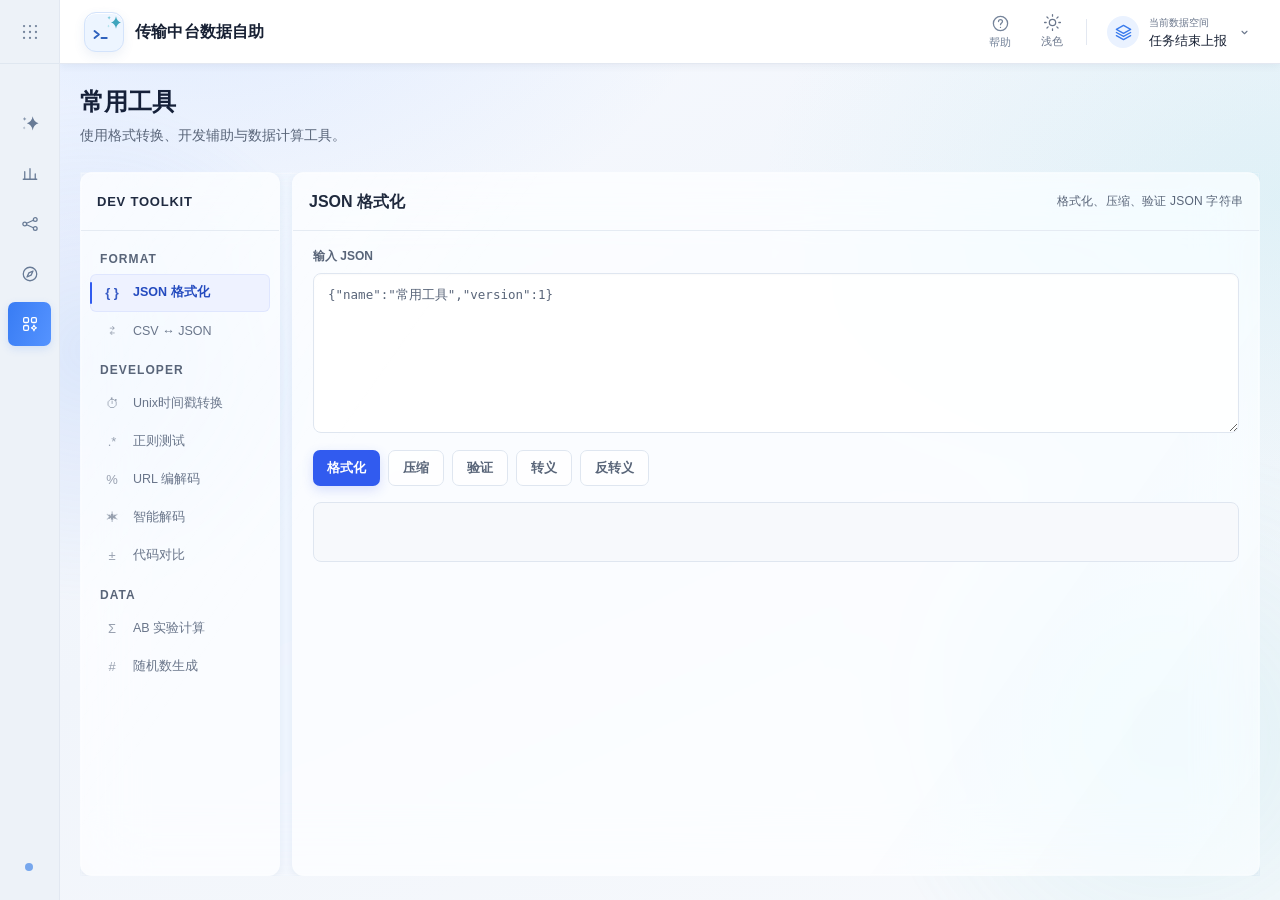
<file: 常用工具.html>
<!doctype html><html lang="zh-CN"><head><meta charset="utf-8"><meta name="viewport" content="width=device-width,initial-scale=1"><title>常用工具 · 传输中台数据自助</title></head><body><iframe src="app.html?v=5307453087f1" title="常用工具" style="position:fixed;inset:0;width:100%;height:100%;border:0"></iframe><script>onload=()=>document.querySelector('iframe').contentWindow.document.querySelector('[data-page="toolkit"]').click()</script></body></html>
</file>
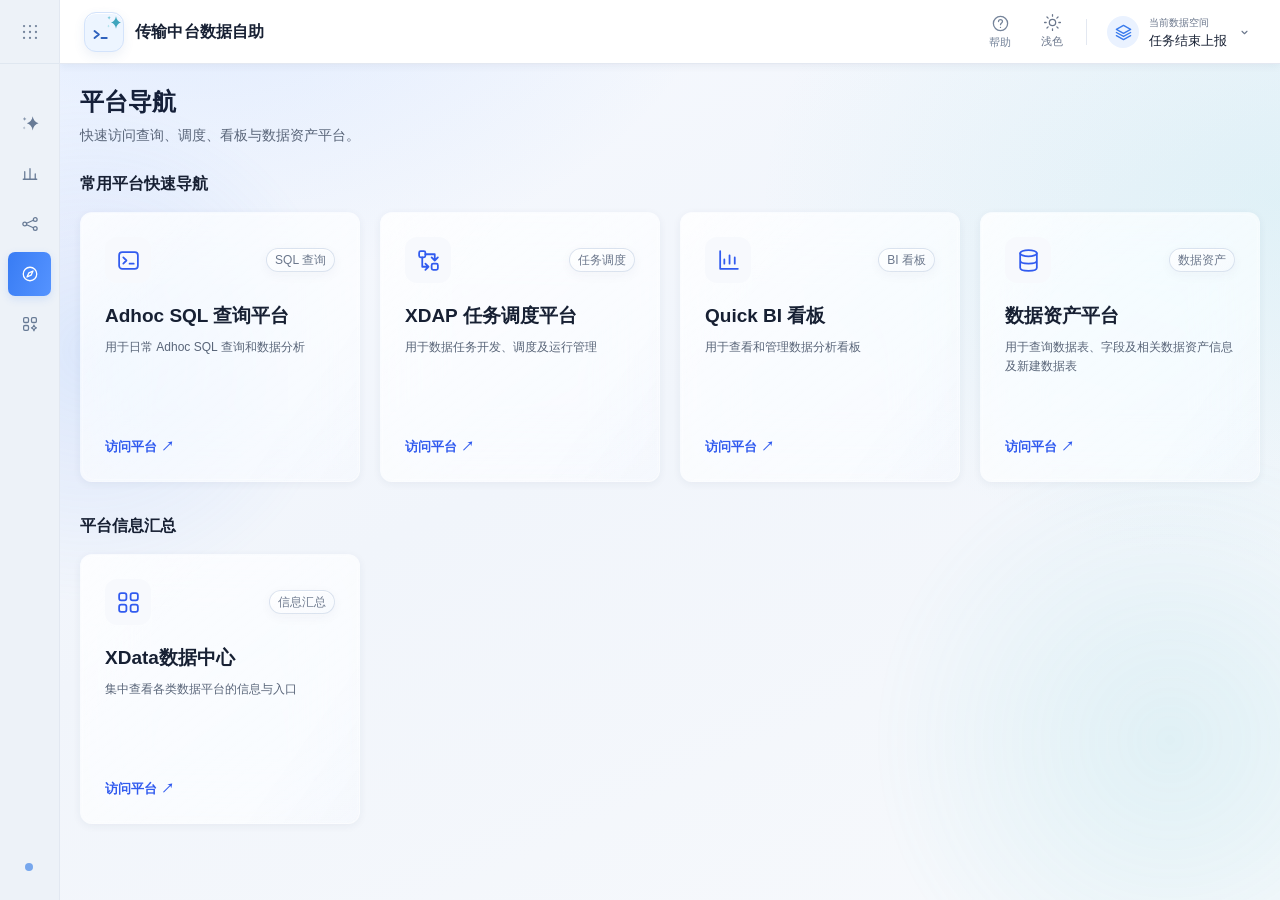
<file: 平台导航.html>
<!doctype html><html lang="zh-CN"><head><meta charset="utf-8"><meta name="viewport" content="width=device-width,initial-scale=1"><title>平台导航 · 传输中台数据自助</title></head><body><iframe src="app.html?v=5307453087f1" title="平台导航" style="position:fixed;inset:0;width:100%;height:100%;border:0"></iframe><script>onload=()=>document.querySelector('iframe').contentWindow.document.querySelector('[data-page="platforms"]').click()</script></body></html>
</file>
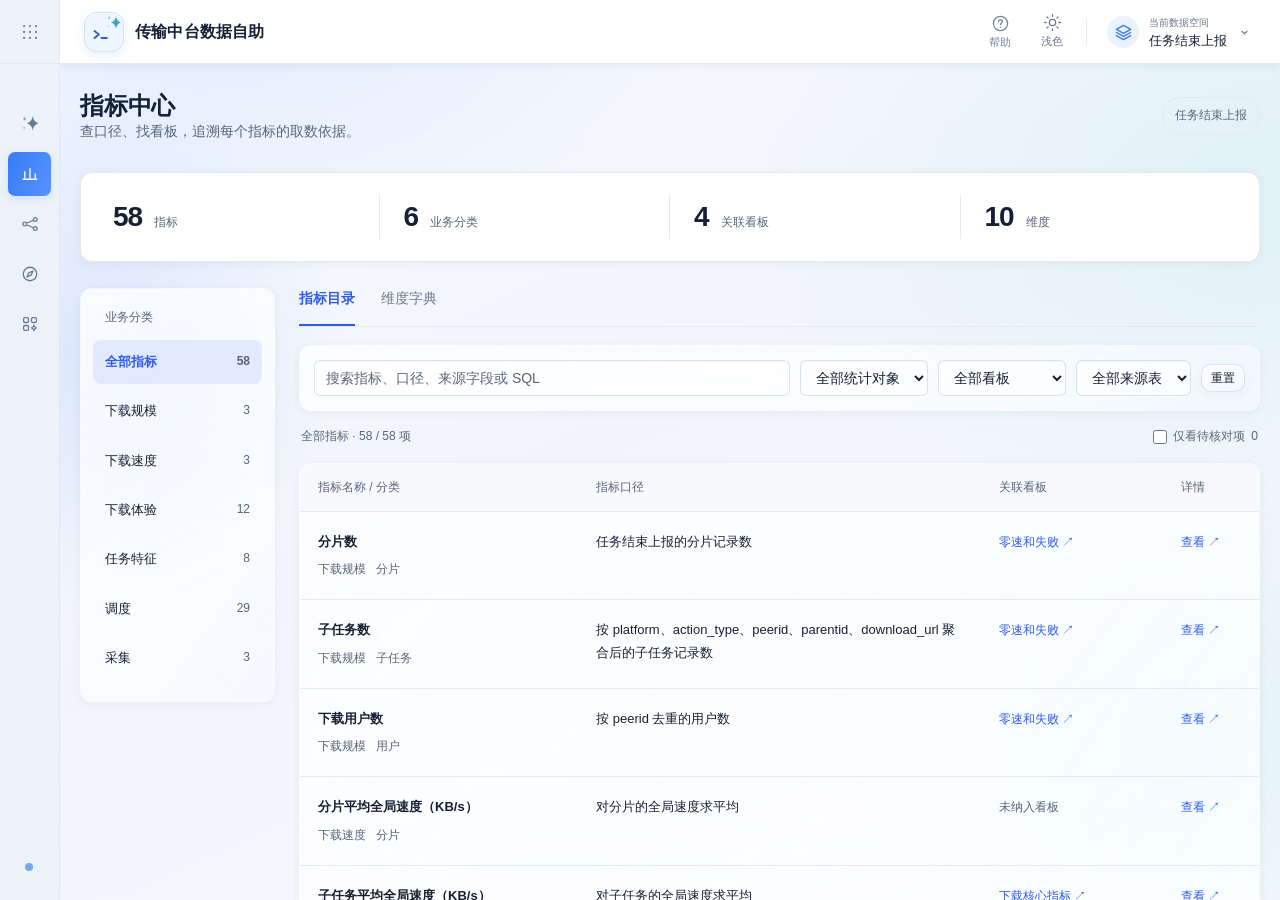
<file: 指标中心.html>
<!doctype html><html lang="zh-CN"><head><meta charset="utf-8"><meta name="viewport" content="width=device-width,initial-scale=1"><title>指标中心 · 传输中台数据自助</title></head><body><iframe src="app.html?v=5307453087f1" title="指标中心" style="position:fixed;inset:0;width:100%;height:100%;border:0"></iframe><script>onload=()=>document.querySelector('iframe').contentWindow.document.querySelector('[data-page="metrics"]').click()</script></body></html>
</file>
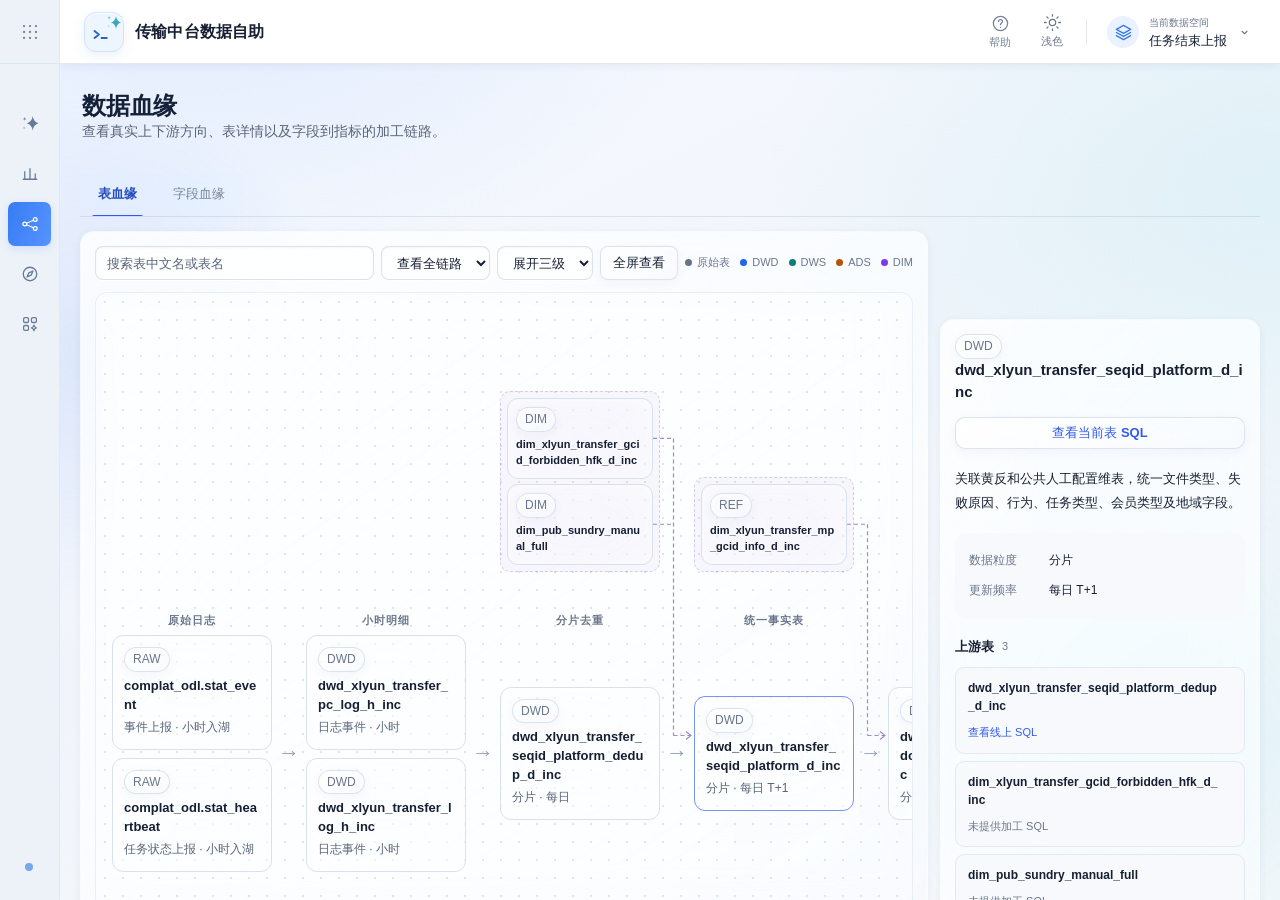
<file: 数据血缘.html>
<!doctype html><html lang="zh-CN"><head><meta charset="utf-8"><meta name="viewport" content="width=device-width,initial-scale=1"><title>数据血缘 · 传输中台数据自助</title></head><body><iframe src="app.html?v=5307453087f1" title="数据血缘" style="position:fixed;inset:0;width:100%;height:100%;border:0"></iframe><script>onload=()=>document.querySelector('iframe').contentWindow.document.querySelector('[data-page="lineage"]').click()</script></body></html>
</file>
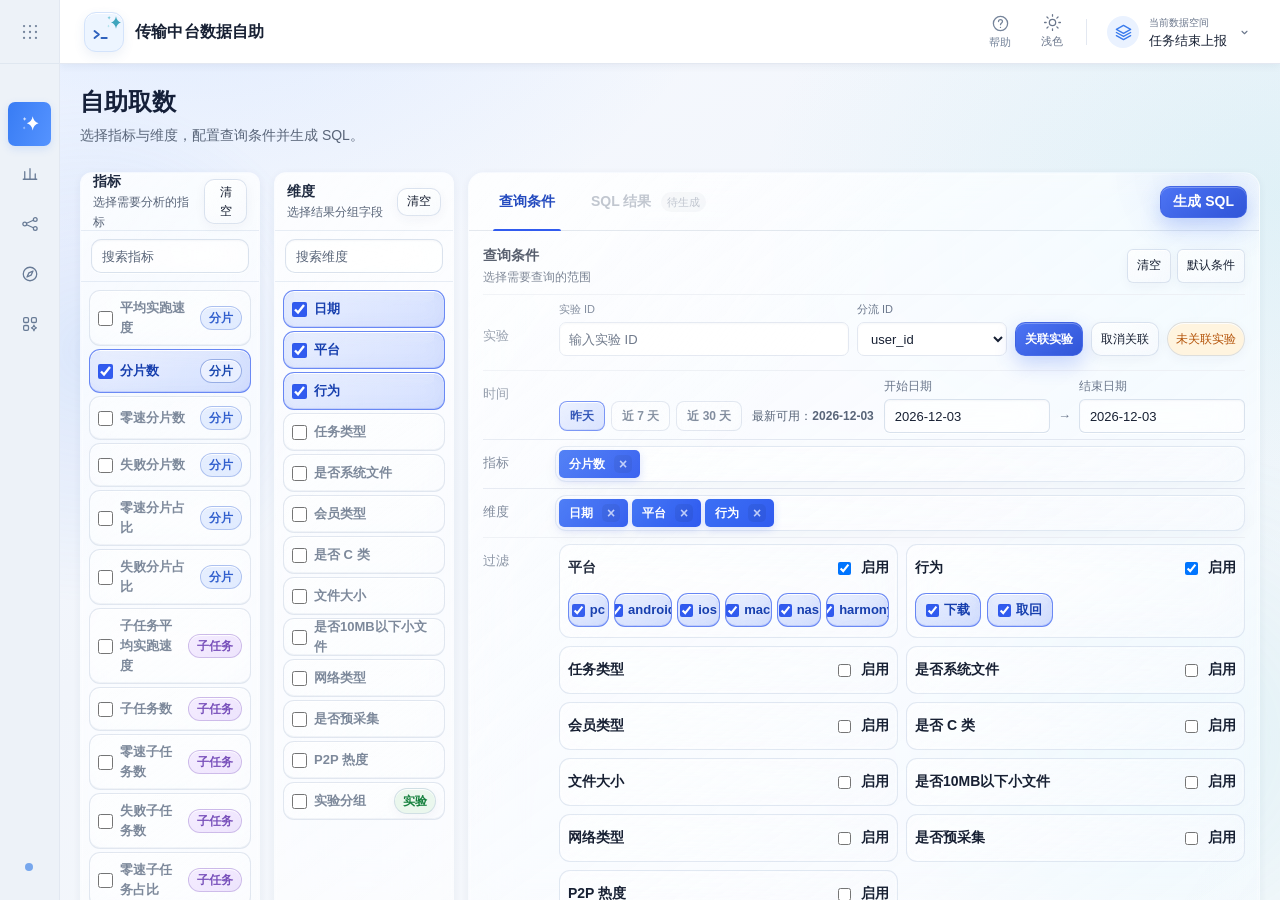
<file: 自助取数.html>
<!doctype html><html lang="zh-CN"><head><meta charset="utf-8"><meta name="viewport" content="width=device-width,initial-scale=1"><title>自助取数 · 传输中台数据自助</title></head><body><iframe src="app.html?v=5307453087f1" title="自助取数" style="position:fixed;inset:0;width:100%;height:100%;border:0"></iframe><script>onload=()=>document.querySelector('iframe').contentWindow.document.querySelector('[data-page="builder"]').click()</script></body></html>
</file>
